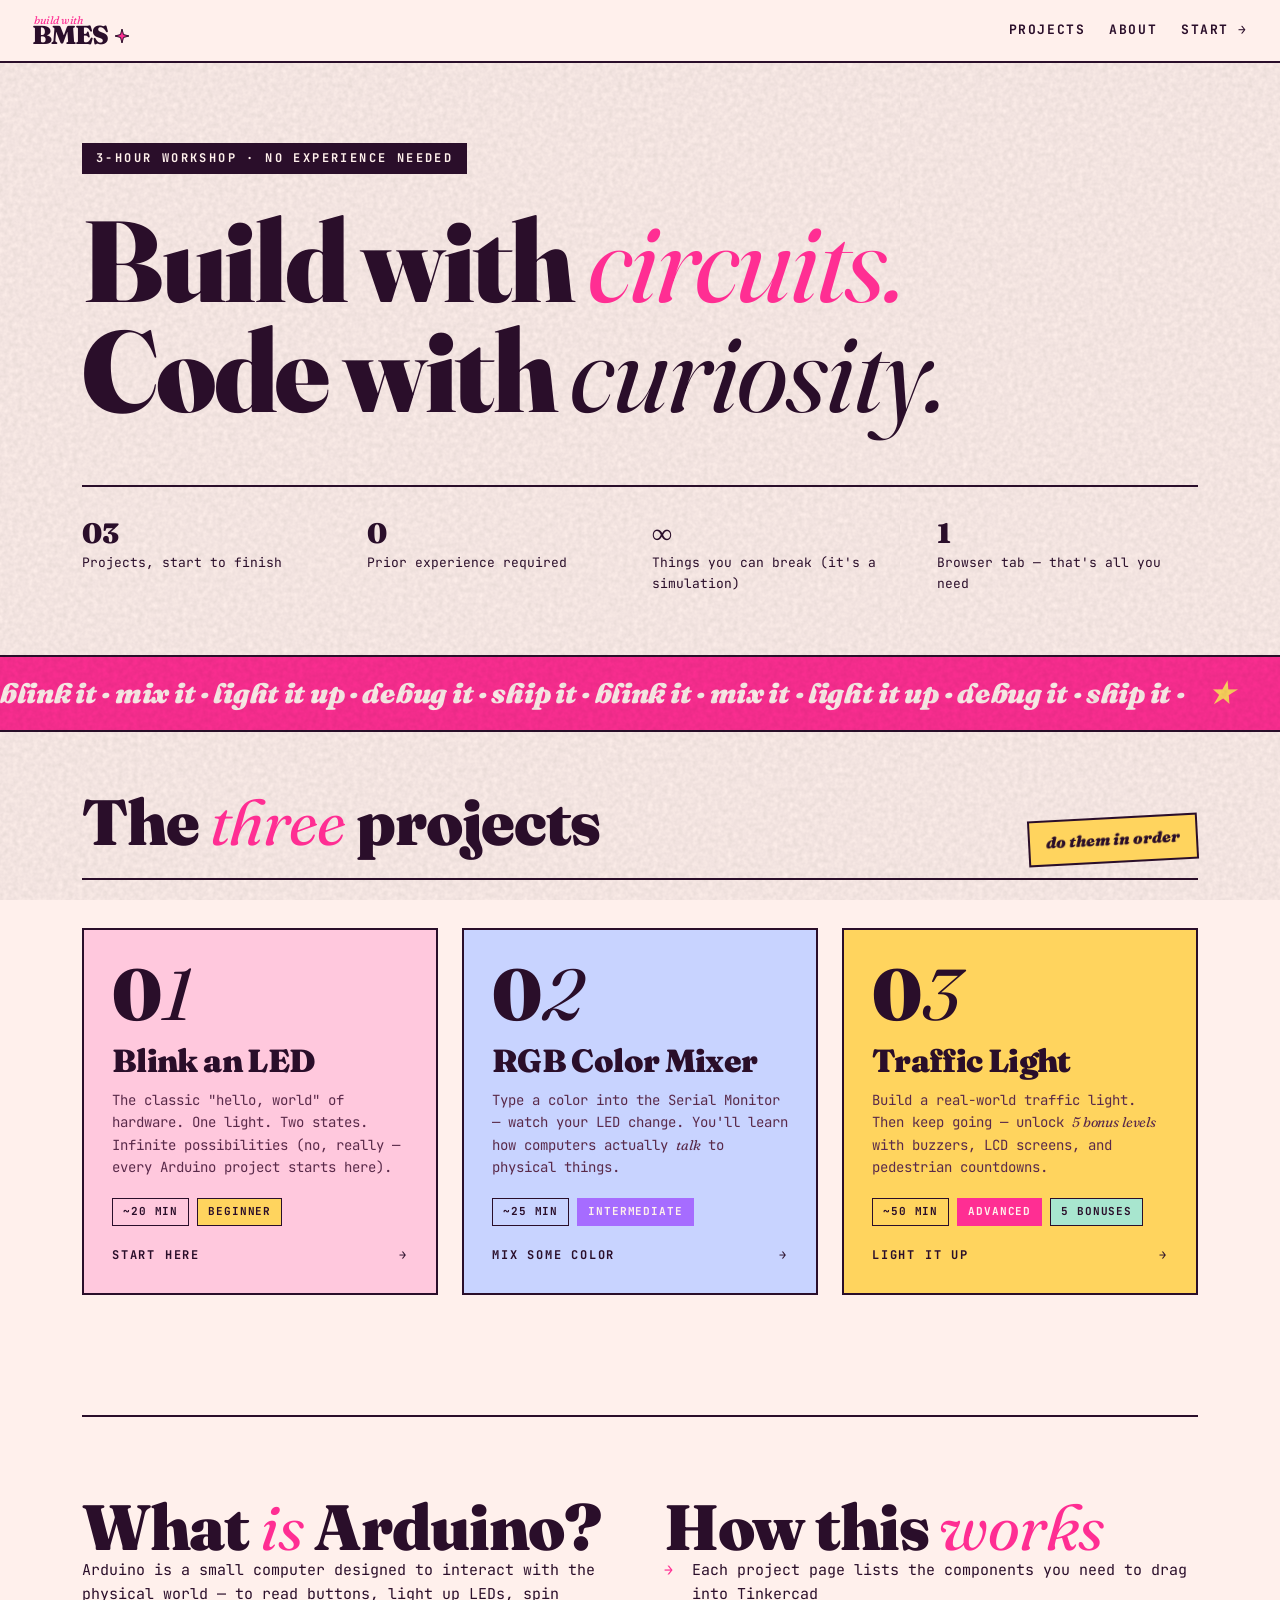
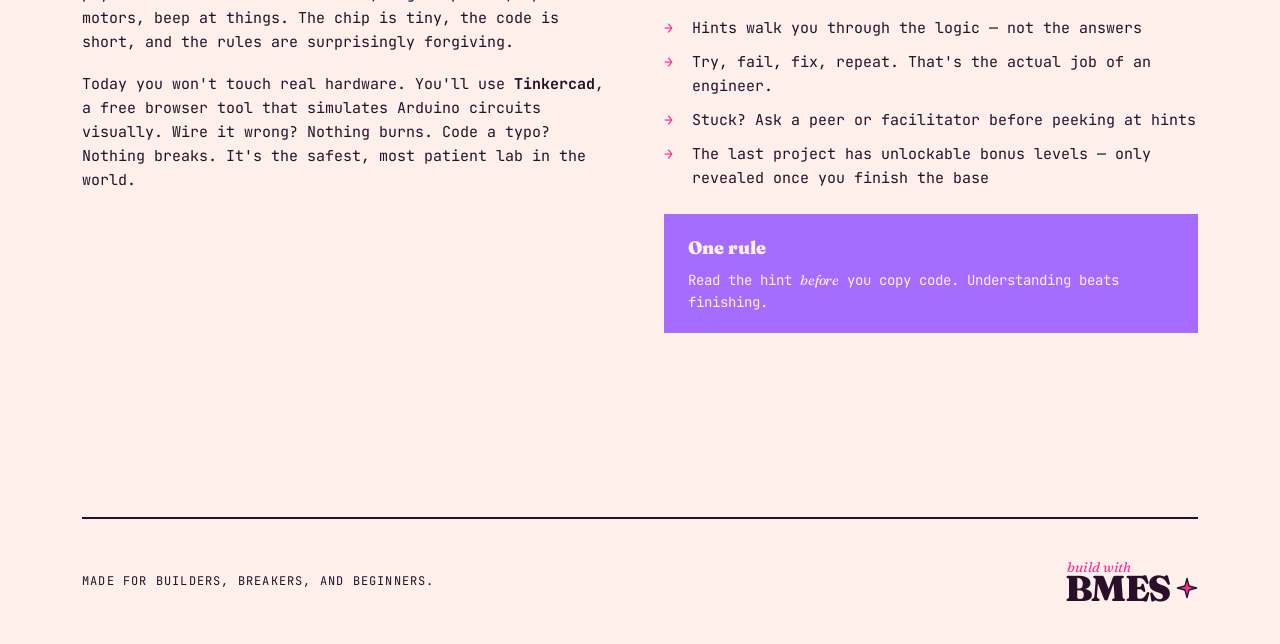
<file: index.html>
<!DOCTYPE html>
<html lang="en">
<head>
<meta charset="UTF-8">
<meta name="viewport" content="width=device-width, initial-scale=1.0">
<title>Build with BMES — Arduino Workshop</title>
<link rel="stylesheet" href="style.css">
</head>
<body>

<nav class="nav">
  <a href="index.html" class="brand">
    <span class="brand-mark">
      <span class="brand-kicker">build with</span>
      <span class="brand-word">BMES<svg class="sparkle" viewBox="0 0 24 24"><path d="M12 1.5 L14.2 9.8 L22.5 12 L14.2 14.2 L12 22.5 L9.8 14.2 L1.5 12 L9.8 9.8 Z"/></svg></span>
    </span>
  </a>
  <ul>
    <li><a href="#projects">Projects</a></li>
    <li><a href="#about">About</a></li>
    <li><a href="blink.html">Start →</a></li>
  </ul>
</nav>

<div class="wrap">
  <section class="hero">
    <div class="kicker">3-hour workshop · No experience needed</div>
    <h1>Build with <span class="accent">circuits.</span><br>Code with <em>curiosity.</em></h1>
    <div class="hero-meta">
      <div><strong>03</strong>Projects, start to finish</div>
      <div><strong>0</strong>Prior experience required</div>
      <div><strong>∞</strong>Things you can break (it's a simulation)</div>
      <div><strong>1</strong>Browser tab — that's all you need</div>
    </div>
  </section>
</div>

<div class="marquee">
  <span>blink it · mix it · light it up · debug it · ship it · blink it · mix it · light it up · debug it · ship it · </span>
</div>

<div class="wrap">
  <section class="projects" id="projects">
    <div class="projects-header">
      <h2>The <em>three</em> projects</h2>
      <span class="badge">do them in order</span>
    </div>

    <div class="card-grid">
      <a href="blink.html" class="proj-card v-coral">
        <div class="num">0<em>1</em></div>
        <h3>Blink an LED</h3>
        <p>The classic "hello, world" of hardware. One light. Two states. Infinite possibilities (no, really — every Arduino project starts here).</p>
        <div class="tag-row">
          <span class="tag">~20 min</span>
          <span class="tag amber">Beginner</span>
        </div>
        <div class="go"><span>Start here</span><span>→</span></div>
      </a>

      <a href="rgb-mixer.html" class="proj-card v-cobalt">
        <div class="num">0<em>2</em></div>
        <h3>RGB Color Mixer</h3>
        <p>Type a color into the Serial Monitor — watch your LED change. You'll learn how computers actually <em>talk</em> to physical things.</p>
        <div class="tag-row">
          <span class="tag">~25 min</span>
          <span class="tag cobalt">Intermediate</span>
        </div>
        <div class="go"><span>Mix some color</span><span>→</span></div>
      </a>

      <a href="traffic-light.html" class="proj-card v-amber">
        <div class="num">0<em>3</em></div>
        <h3>Traffic Light</h3>
        <p>Build a real-world traffic light. Then keep going — unlock <em>5 bonus levels</em> with buzzers, LCD screens, and pedestrian countdowns.</p>
        <div class="tag-row">
          <span class="tag">~50 min</span>
          <span class="tag coral">Advanced</span>
          <span class="tag mint">5 bonuses</span>
        </div>
        <div class="go"><span>Light it up</span><span>→</span></div>
      </a>
    </div>
  </section>

  <section class="intro-grid" id="about">
    <div class="col">
      <h2>What <em>is</em> Arduino?</h2>
      <p>Arduino is a small computer designed to interact with the physical world — to read buttons, light up LEDs, spin motors, beep at things. The chip is tiny, the code is short, and the rules are surprisingly forgiving.</p>
      <p>Today you won't touch real hardware. You'll use <strong>Tinkercad</strong>, a free browser tool that simulates Arduino circuits visually. Wire it wrong? Nothing burns. Code a typo? Nothing breaks. It's the safest, most patient lab in the world.</p>
    </div>
    <div class="col">
      <h2>How this <em>works</em></h2>
      <ul class="checklist">
        <li>Each project page lists the components you need to drag into Tinkercad</li>
        <li>Hints walk you through the logic — not the answers</li>
        <li>Try, fail, fix, repeat. That's the actual job of an engineer.</li>
        <li>Stuck? Ask a peer or facilitator before peeking at hints</li>
        <li>The last project has unlockable bonus levels — only revealed once you finish the base</li>
      </ul>
      <div class="callout">
        <strong>One rule</strong>
        Read the hint <em>before</em> you copy code. Understanding beats finishing.
      </div>
    </div>
  </section>

  <footer>
    <div>Made for builders, breakers, and beginners.</div>
    <div class="brand brand-large">
      <span class="brand-mark">
        <span class="brand-kicker">build with</span>
        <span class="brand-word">BMES<svg class="sparkle" viewBox="0 0 24 24"><path d="M12 1.5 L14.2 9.8 L22.5 12 L14.2 14.2 L12 22.5 L9.8 14.2 L1.5 12 L9.8 9.8 Z"/></svg></span>
      </span>
    </div>
  </footer>
</div>

</body>
</html>
</file>
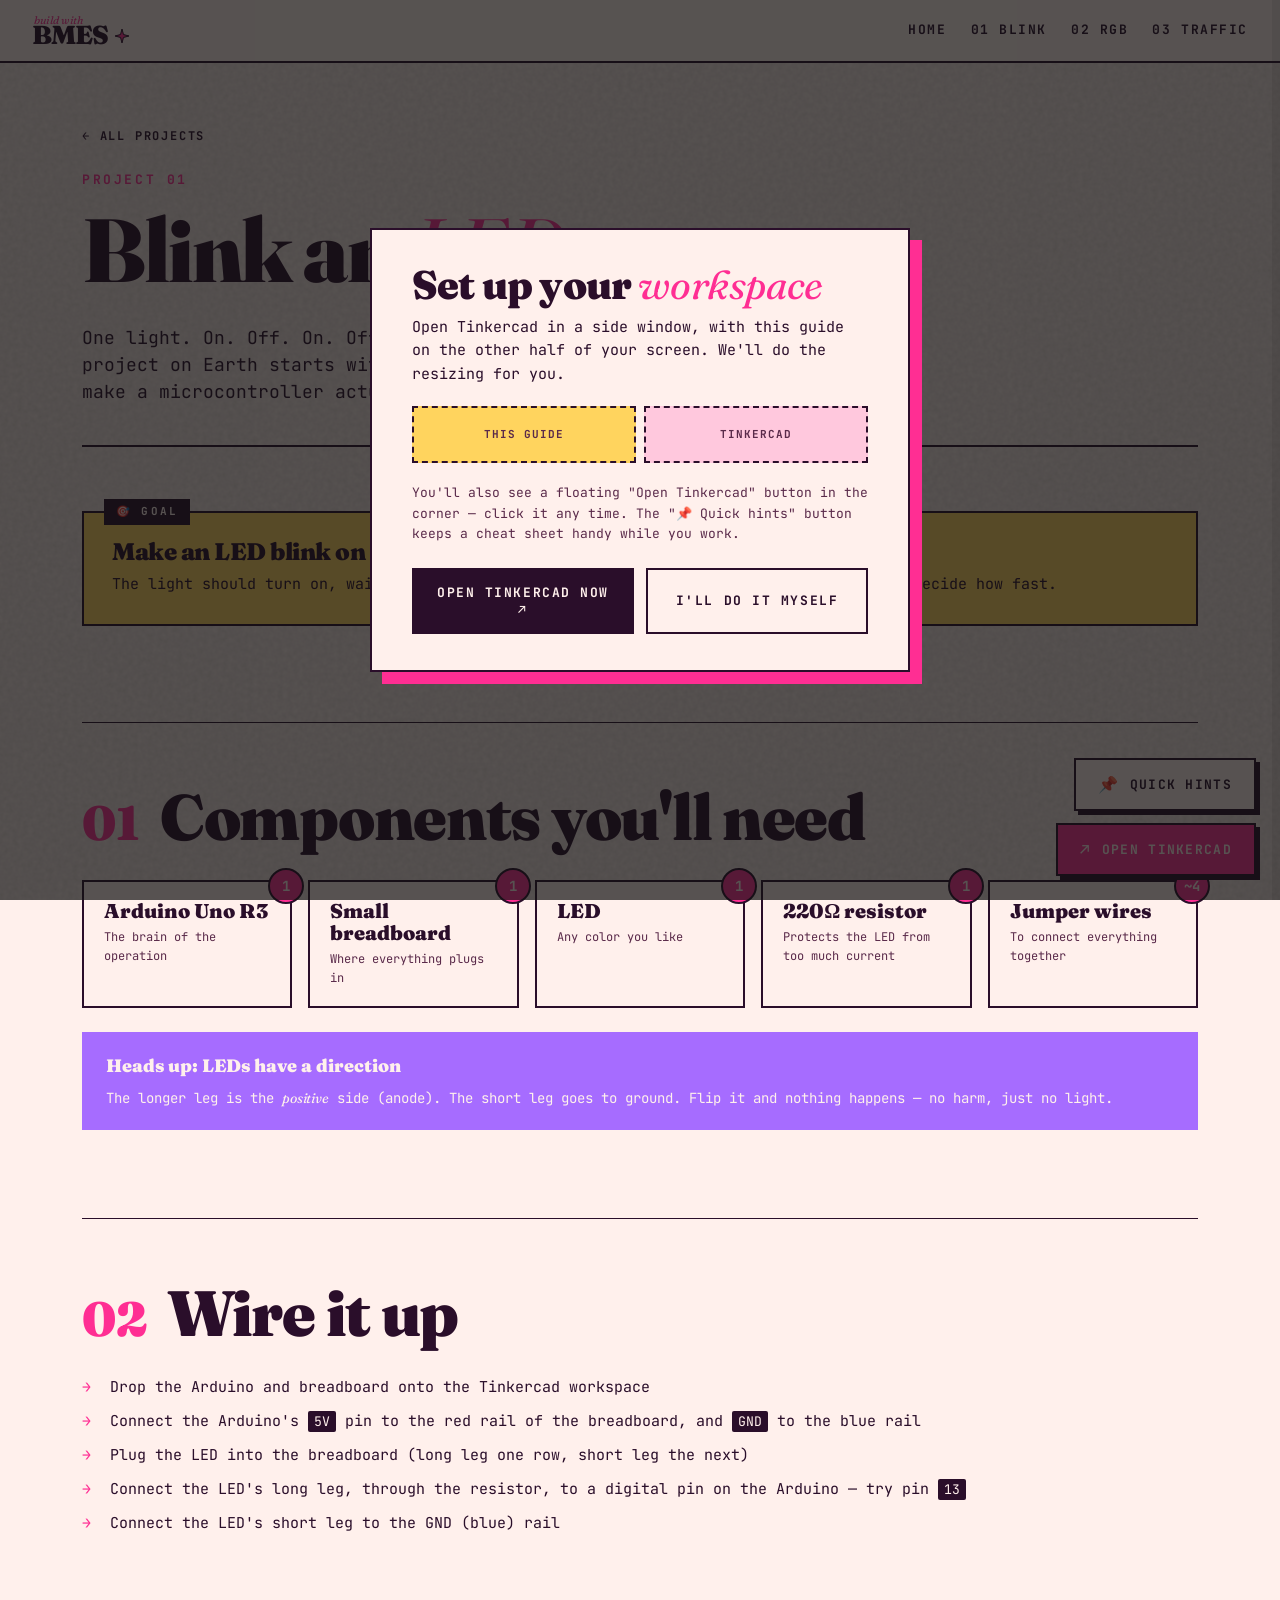
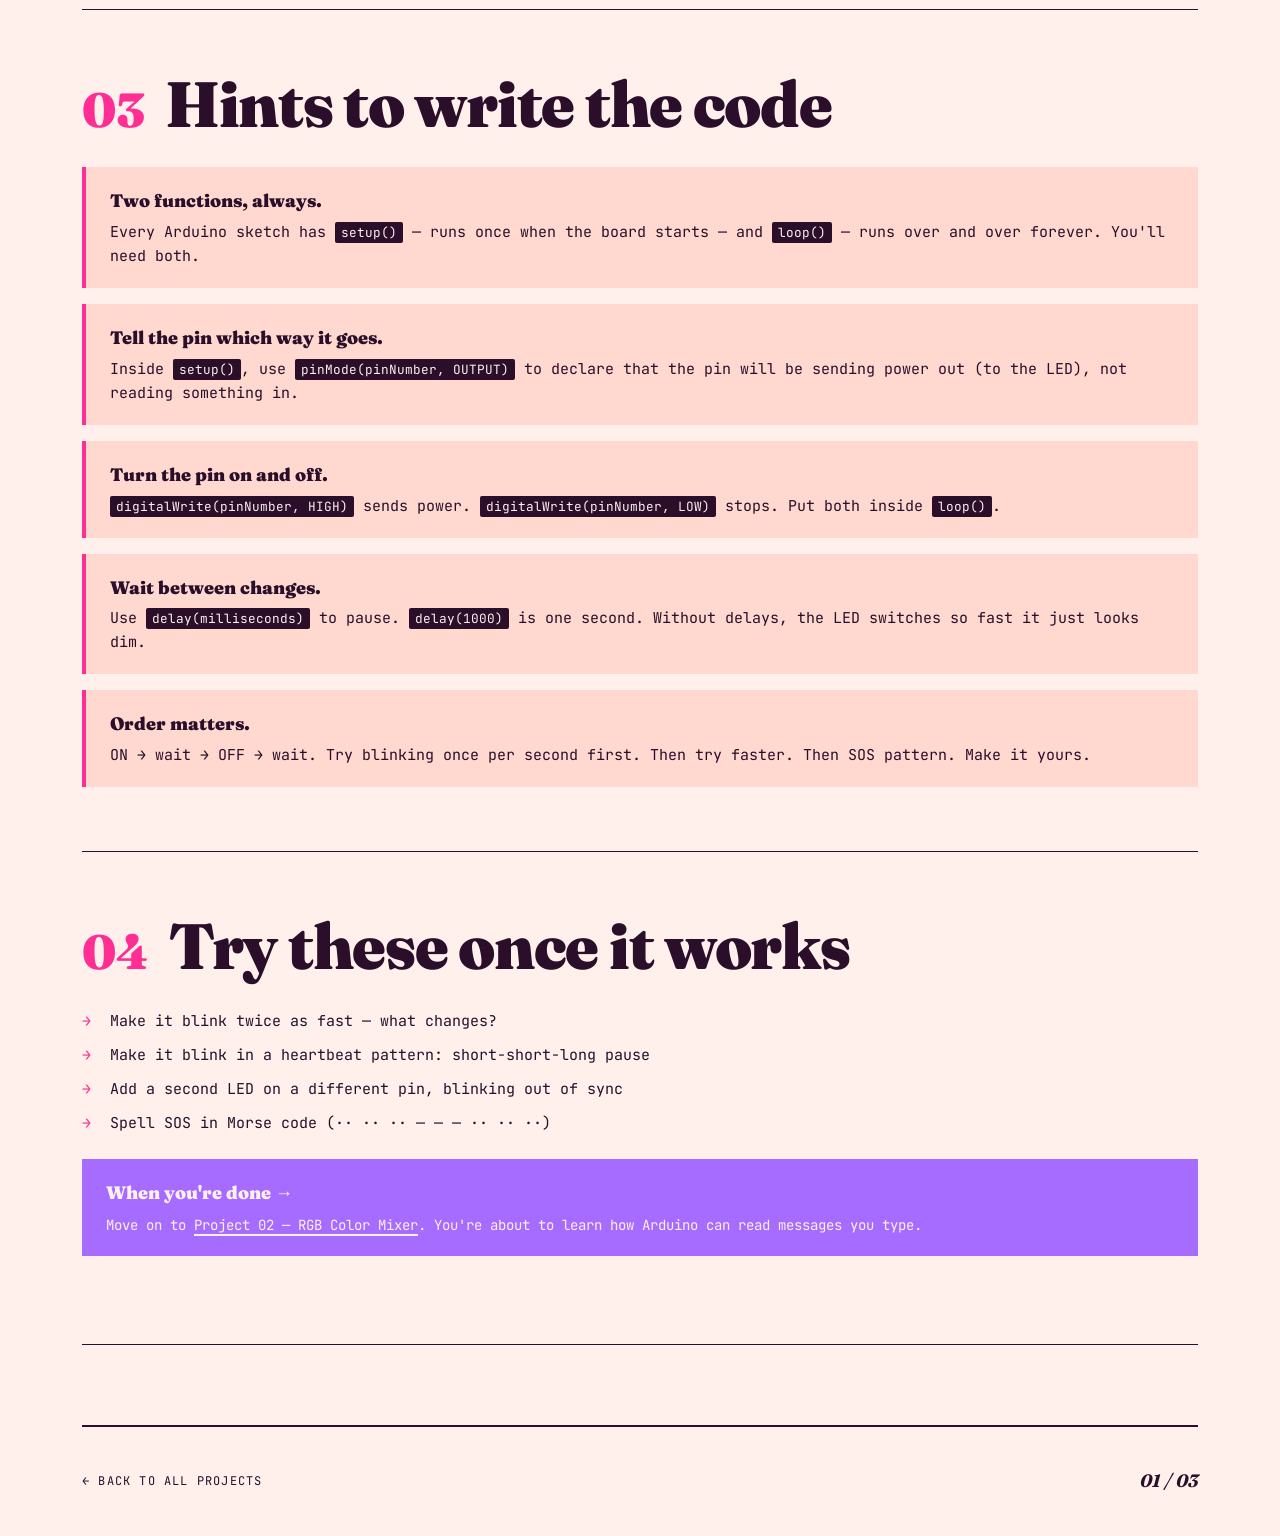
<file: blink.html>
<!DOCTYPE html>
<html lang="en">
<head>
<meta charset="UTF-8">
<meta name="viewport" content="width=device-width, initial-scale=1.0">
<title>01 — Blink an LED · Build with BMES</title>
<link rel="stylesheet" href="style.css">
</head>
<body>

<nav class="nav">
  <a href="index.html" class="brand">
    <span class="brand-mark">
      <span class="brand-kicker">build with</span>
      <span class="brand-word">BMES<svg class="sparkle" viewBox="0 0 24 24"><path d="M12 1.5 L14.2 9.8 L22.5 12 L14.2 14.2 L12 22.5 L9.8 14.2 L1.5 12 L9.8 9.8 Z"/></svg></span>
    </span>
  </a>
  <ul>
    <li><a href="index.html">Home</a></li>
    <li><a href="blink.html">01 Blink</a></li>
    <li><a href="rgb-mixer.html">02 RGB</a></li>
    <li><a href="traffic-light.html">03 Traffic</a></li>
  </ul>
</nav>

<div class="wrap">
  <section class="proj-hero">
    <a href="index.html" class="back">← All projects</a>
    <div class="label">Project 01</div>
    <h1>Blink an <em>LED.</em></h1>
    <p class="lede">One light. On. Off. On. Off. It sounds boring — but every Arduino project on Earth starts with this. By the end you'll know how to make a microcontroller actually <em>do something</em> in the real world.</p>
  </section>

  <section class="block">
    <div class="goal">
      <h3>Make an LED blink on and off</h3>
      <p>The light should turn on, wait a moment, turn off, wait again, and repeat — forever. You decide how fast.</p>
    </div>
  </section>

  <section class="block">
    <div class="block-head"><span class="step">01</span><h2>Components you'll need</h2></div>
    <div class="components">
      <div class="component"><span class="qty">1</span><div class="name">Arduino Uno R3</div><div class="note">The brain of the operation</div></div>
      <div class="component"><span class="qty">1</span><div class="name">Small breadboard</div><div class="note">Where everything plugs in</div></div>
      <div class="component"><span class="qty">1</span><div class="name">LED</div><div class="note">Any color you like</div></div>
      <div class="component"><span class="qty">1</span><div class="name">220Ω resistor</div><div class="note">Protects the LED from too much current</div></div>
      <div class="component"><span class="qty">~4</span><div class="name">Jumper wires</div><div class="note">To connect everything together</div></div>
    </div>
    <div class="callout">
      <strong>Heads up: LEDs have a direction</strong>
      The longer leg is the <em>positive</em> side (anode). The short leg goes to ground. Flip it and nothing happens — no harm, just no light.
    </div>
  </section>

  <section class="block">
    <div class="block-head"><span class="step">02</span><h2>Wire it up</h2></div>
    <ul class="checklist">
      <li>Drop the Arduino and breadboard onto the Tinkercad workspace</li>
      <li>Connect the Arduino's <code>5V</code> pin to the red rail of the breadboard, and <code>GND</code> to the blue rail</li>
      <li>Plug the LED into the breadboard (long leg one row, short leg the next)</li>
      <li>Connect the LED's long leg, through the resistor, to a digital pin on the Arduino — try pin <code>13</code></li>
      <li>Connect the LED's short leg to the GND (blue) rail</li>
    </ul>
  </section>

  <section class="block">
    <div class="block-head"><span class="step">03</span><h2>Hints to write the code</h2></div>
    <div class="hints">
      <div class="hint">
        <strong>Two functions, always.</strong>
        Every Arduino sketch has <code>setup()</code> — runs once when the board starts — and <code>loop()</code> — runs over and over forever. You'll need both.
      </div>
      <div class="hint">
        <strong>Tell the pin which way it goes.</strong>
        Inside <code>setup()</code>, use <code>pinMode(pinNumber, OUTPUT)</code> to declare that the pin will be sending power out (to the LED), not reading something in.
      </div>
      <div class="hint">
        <strong>Turn the pin on and off.</strong>
        <code>digitalWrite(pinNumber, HIGH)</code> sends power. <code>digitalWrite(pinNumber, LOW)</code> stops. Put both inside <code>loop()</code>.
      </div>
      <div class="hint">
        <strong>Wait between changes.</strong>
        Use <code>delay(milliseconds)</code> to pause. <code>delay(1000)</code> is one second. Without delays, the LED switches so fast it just looks dim.
      </div>
      <div class="hint">
        <strong>Order matters.</strong>
        ON → wait → OFF → wait. Try blinking once per second first. Then try faster. Then SOS pattern. Make it yours.
      </div>
    </div>
  </section>

  <section class="block">
    <div class="block-head"><span class="step">04</span><h2>Try these once it works</h2></div>
    <ul class="checklist">
      <li>Make it blink twice as fast — what changes?</li>
      <li>Make it blink in a heartbeat pattern: short-short-long pause</li>
      <li>Add a second LED on a different pin, blinking out of sync</li>
      <li>Spell SOS in Morse code (·· ·· ·· — — — ·· ·· ··)</li>
    </ul>
    <div class="callout">
      <strong>When you're done →</strong>
      Move on to <a href="rgb-mixer.html" style="color: var(--cream);">Project 02 — RGB Color Mixer</a>. You're about to learn how Arduino can read messages you type.
    </div>
  </section>

  <footer>
    <div>← <a href="index.html" style="color: var(--ink); border: none;">Back to all projects</a></div>
    <div class="sig">01 / 03</div>
  </footer>
</div>

<!-- ============== FLOATING BUTTONS ============== -->
<div class="fab-stack">
  <button class="fab secondary" onclick="toggleDrawer()"><span class="icon">📌</span><span class="label-full">Quick hints</span></button>
  <button class="fab primary" onclick="openTinkercad()"><span class="icon">↗</span><span class="label-full">Open Tinkercad</span></button>
</div>

<!-- ============== HINT DRAWER ============== -->
<div class="drawer-backdrop" id="drawer-backdrop" onclick="toggleDrawer(false)"></div>
<aside class="drawer" id="hint-drawer">
  <div class="drawer-head">
    <h3>Quick <em>reference</em></h3>
    <button class="drawer-close" onclick="toggleDrawer(false)">✕</button>
  </div>
  <div class="drawer-body">
    <h4>Components <em>checklist</em></h4>
    <ul class="drawer-comp-list">
      <li><span>Arduino Uno R3</span><span class="qn">×1</span></li>
      <li><span>Breadboard (small)</span><span class="qn">×1</span></li>
      <li><span>LED (any color)</span><span class="qn">×1</span></li>
      <li><span>220Ω resistor</span><span class="qn">×1</span></li>
      <li><span>Jumper wires</span><span class="qn">×4</span></li>
    </ul>

    <h4>Code <em>cheat sheet</em></h4>
    <div class="drawer-tip"><strong>setup() vs loop()</strong>setup() runs once. loop() runs forever. Both are required.</div>
    <div class="drawer-tip"><strong>Declare an output</strong><code>pinMode(13, OUTPUT);</code> goes in setup().</div>
    <div class="drawer-tip"><strong>Turn on / off</strong><code>digitalWrite(13, HIGH)</code> = on. <code>digitalWrite(13, LOW)</code> = off.</div>
    <div class="drawer-tip"><strong>Wait</strong><code>delay(1000)</code> pauses for 1 second (1000 ms).</div>

    <h4>Stuck? <em>try this</em></h4>
    <div class="drawer-tip"><strong>LED won't light</strong>Check the long leg goes toward the resistor → digital pin. Short leg → GND. Flip it if it's silent.</div>
    <div class="drawer-tip"><strong>Sim won't run</strong>Hit "Start Simulation" in Tinkercad's top right. The button changes color when it's running.</div>

    <div class="drawer-cta">
      <strong>Working in Tinkercad?</strong><br>
      Pop it open in a side window so you can keep these hints visible.
      <button onclick="openTinkercad()">Open Tinkercad ↗</button>
    </div>
  </div>
</aside>

<!-- ============== FIRST-VISIT SETUP MODAL ============== -->
<div class="modal-backdrop" id="setup-modal">
  <div class="modal">
    <h2>Set up your <em>workspace</em></h2>
    <p>Open Tinkercad in a side window, with this guide on the other half of your screen. We'll do the resizing for you.</p>
    <div class="layout-art">
      <div class="pane gd">THIS GUIDE</div>
      <div class="pane tk">TINKERCAD</div>
    </div>
    <p style="font-size: 13px; color: var(--ink-soft);">You'll also see a floating "Open Tinkercad" button in the corner — click it any time. The "📌 Quick hints" button keeps a cheat sheet handy while you work.</p>
    <div class="modal-buttons">
      <button class="go" onclick="dismissSetupModal(true)">Open Tinkercad now ↗</button>
      <button class="skip" onclick="dismissSetupModal(false)">I'll do it myself</button>
    </div>
  </div>
</div>

<script src="script.js"></script>
</body>
</html>
</file>
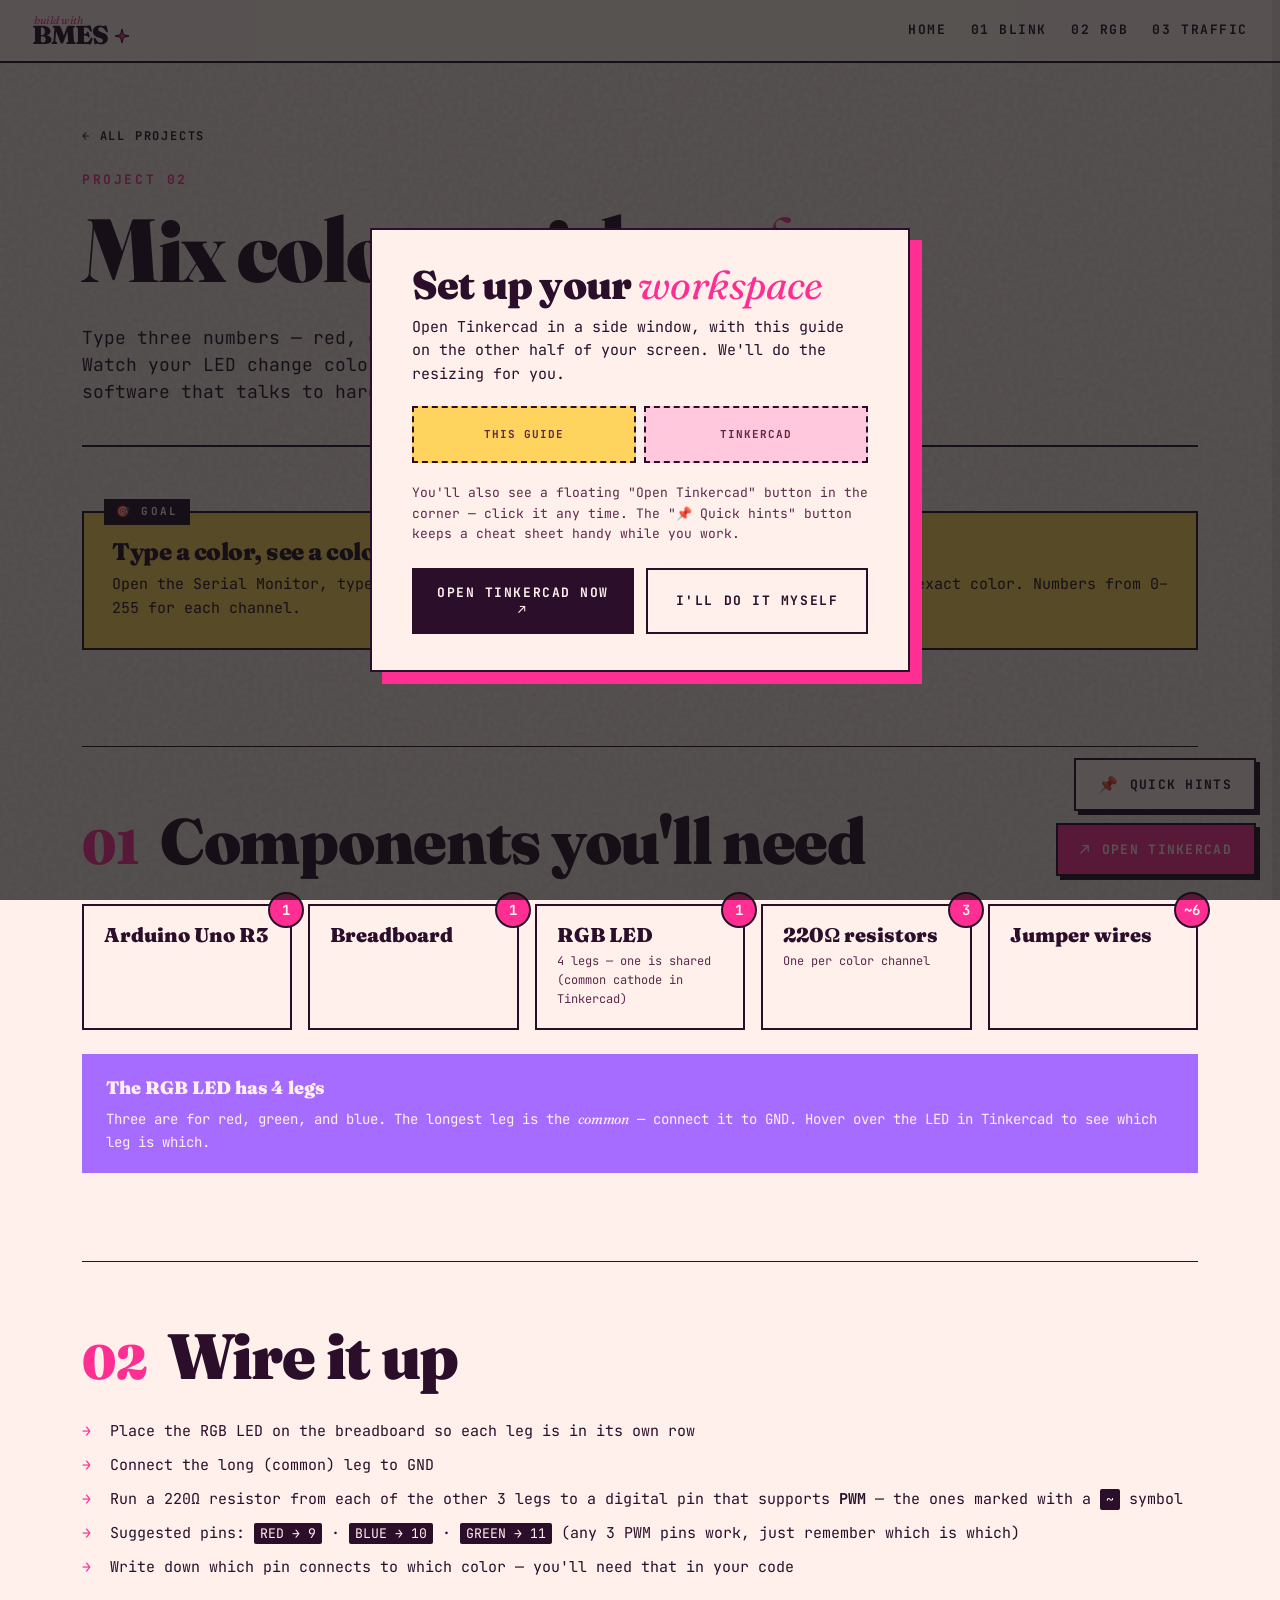
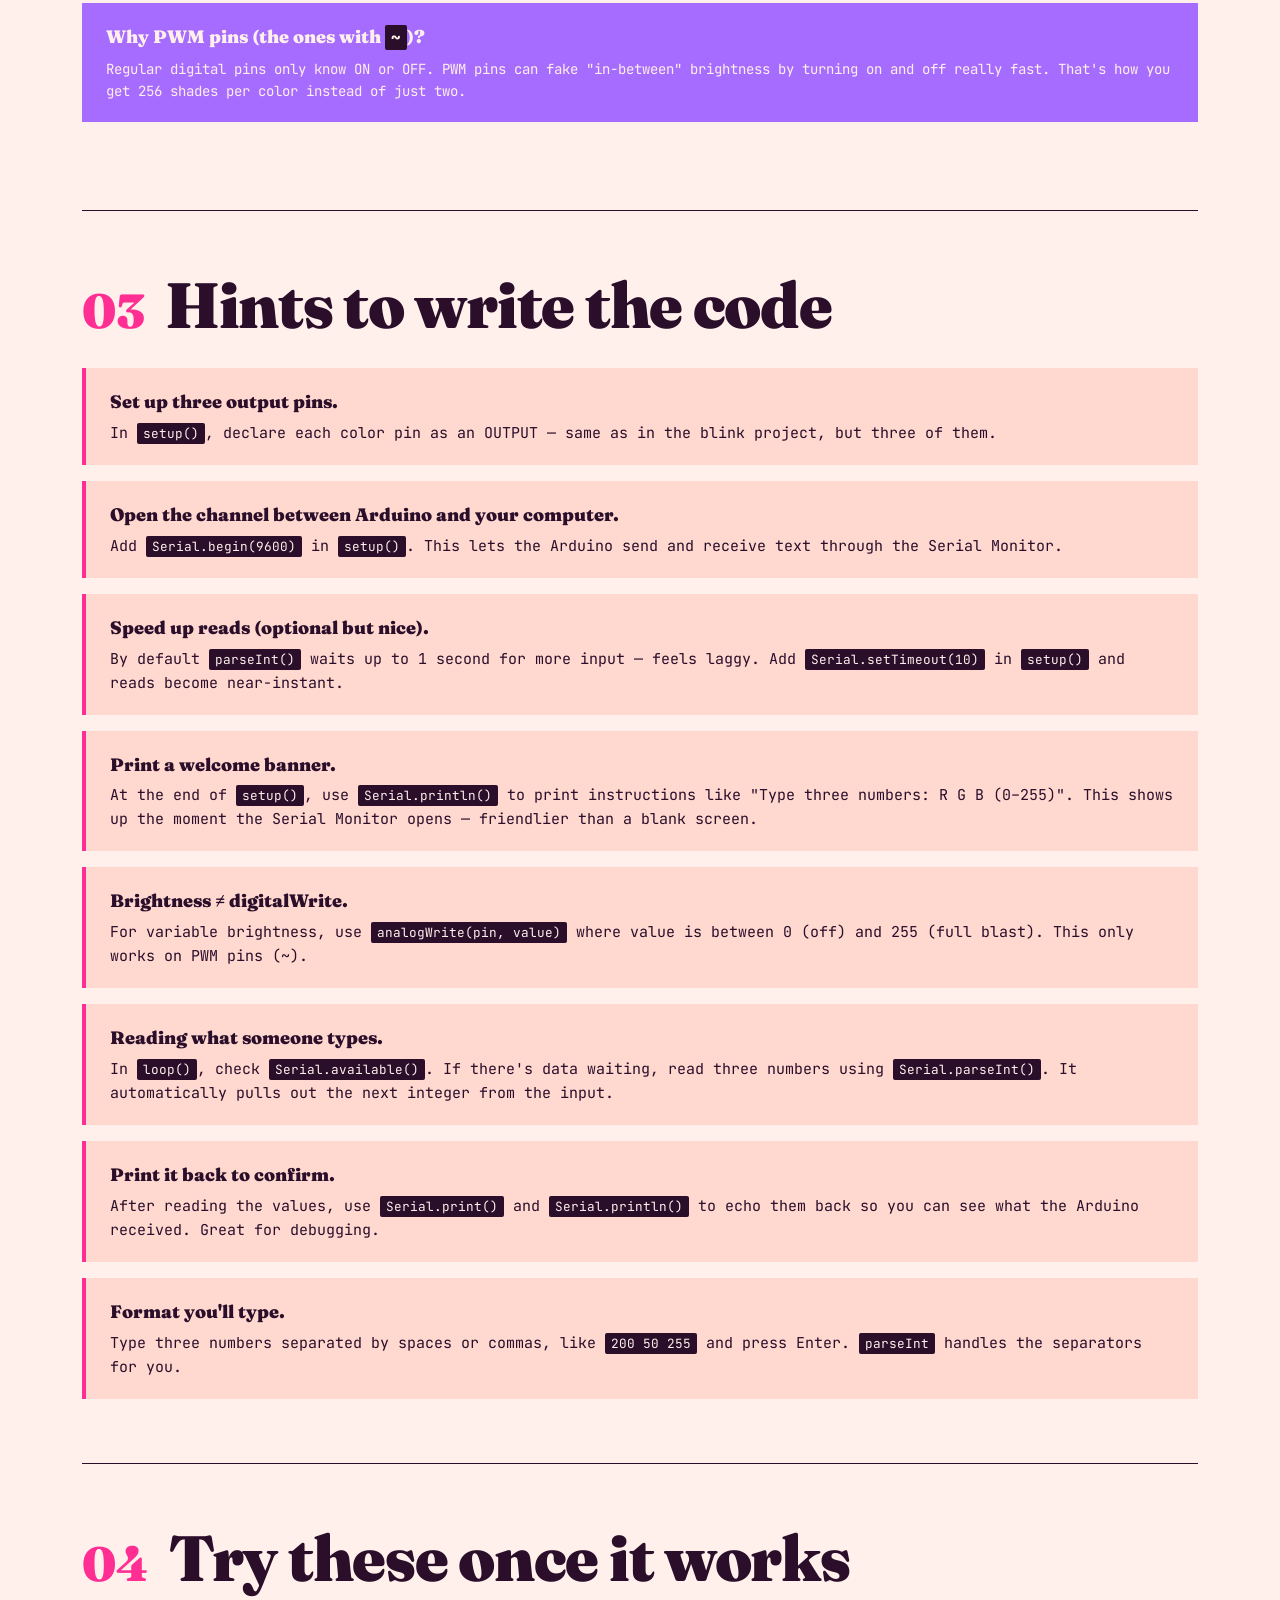
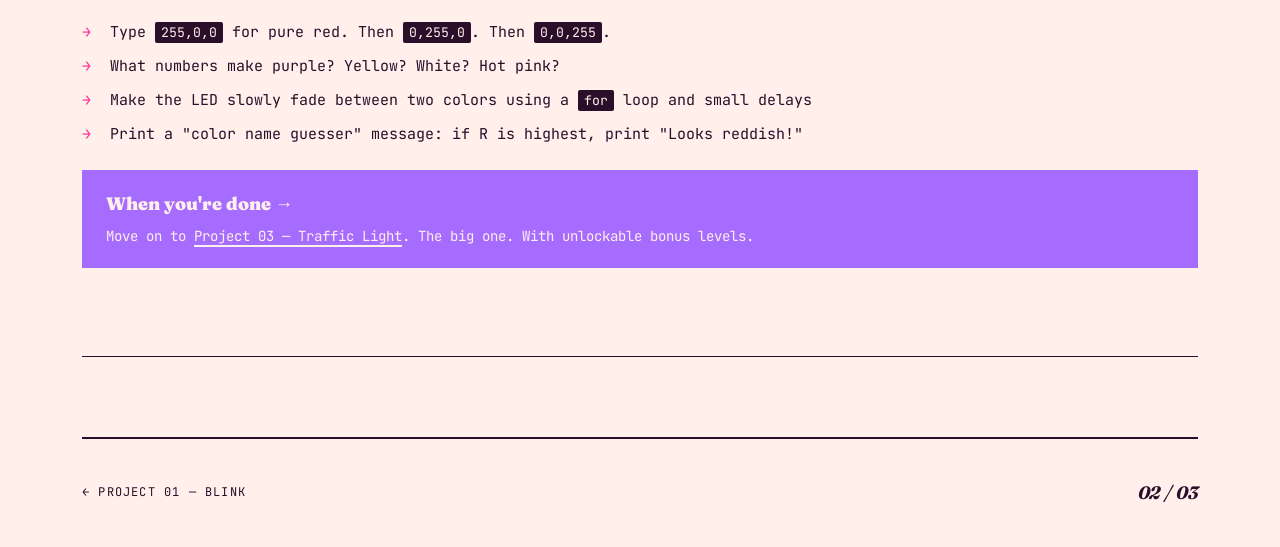
<file: rgb-mixer.html>
<!DOCTYPE html>
<html lang="en">
<head>
<meta charset="UTF-8">
<meta name="viewport" content="width=device-width, initial-scale=1.0">
<title>02 — RGB Color Mixer · Build with BMES</title>
<link rel="stylesheet" href="style.css">
</head>
<body>

<nav class="nav">
  <a href="index.html" class="brand">
    <span class="brand-mark">
      <span class="brand-kicker">build with</span>
      <span class="brand-word">BMES<svg class="sparkle" viewBox="0 0 24 24"><path d="M12 1.5 L14.2 9.8 L22.5 12 L14.2 14.2 L12 22.5 L9.8 14.2 L1.5 12 L9.8 9.8 Z"/></svg></span>
    </span>
  </a>
  <ul>
    <li><a href="index.html">Home</a></li>
    <li><a href="blink.html">01 Blink</a></li>
    <li><a href="rgb-mixer.html">02 RGB</a></li>
    <li><a href="traffic-light.html">03 Traffic</a></li>
  </ul>
</nav>

<div class="wrap">
  <section class="proj-hero">
    <a href="index.html" class="back">← All projects</a>
    <div class="label">Project 02</div>
    <h1>Mix colors with <em>code.</em></h1>
    <p class="lede">Type three numbers — red, green, blue — into the Serial Monitor. Watch your LED change color in real time. You're now writing software that talks to hardware. That's the whole job.</p>
  </section>

  <section class="block">
    <div class="goal">
      <h3>Type a color, see a color</h3>
      <p>Open the Serial Monitor, type something like <code>255,0,128</code>, and the RGB LED should glow that exact color. Numbers from 0–255 for each channel.</p>
    </div>
  </section>

  <section class="block">
    <div class="block-head"><span class="step">01</span><h2>Components you'll need</h2></div>
    <div class="components">
      <div class="component"><span class="qty">1</span><div class="name">Arduino Uno R3</div></div>
      <div class="component"><span class="qty">1</span><div class="name">Breadboard</div></div>
      <div class="component"><span class="qty">1</span><div class="name">RGB LED</div><div class="note">4 legs — one is shared (common cathode in Tinkercad)</div></div>
      <div class="component"><span class="qty">3</span><div class="name">220Ω resistors</div><div class="note">One per color channel</div></div>
      <div class="component"><span class="qty">~6</span><div class="name">Jumper wires</div></div>
    </div>
    <div class="callout">
      <strong>The RGB LED has 4 legs</strong>
      Three are for red, green, and blue. The longest leg is the <em>common</em> — connect it to GND. Hover over the LED in Tinkercad to see which leg is which.
    </div>
  </section>

  <section class="block">
    <div class="block-head"><span class="step">02</span><h2>Wire it up</h2></div>
    <ul class="checklist">
      <li>Place the RGB LED on the breadboard so each leg is in its own row</li>
      <li>Connect the long (common) leg to GND</li>
      <li>Run a 220Ω resistor from each of the other 3 legs to a digital pin that supports <strong>PWM</strong> — the ones marked with a <code>~</code> symbol</li>
      <li>Suggested pins: <code>RED → 9</code> · <code>BLUE → 10</code> · <code>GREEN → 11</code> (any 3 PWM pins work, just remember which is which)</li>
      <li>Write down which pin connects to which color — you'll need that in your code</li>
    </ul>
    <div class="callout">
      <strong>Why PWM pins (the ones with <code>~</code>)?</strong>
      Regular digital pins only know ON or OFF. PWM pins can fake "in-between" brightness by turning on and off really fast. That's how you get 256 shades per color instead of just two.
    </div>
  </section>

  <section class="block">
    <div class="block-head"><span class="step">03</span><h2>Hints to write the code</h2></div>
    <div class="hints">
      <div class="hint">
        <strong>Set up three output pins.</strong>
        In <code>setup()</code>, declare each color pin as an OUTPUT — same as in the blink project, but three of them.
      </div>
      <div class="hint">
        <strong>Open the channel between Arduino and your computer.</strong>
        Add <code>Serial.begin(9600)</code> in <code>setup()</code>. This lets the Arduino send and receive text through the Serial Monitor.
      </div>
      <div class="hint">
        <strong>Speed up reads (optional but nice).</strong>
        By default <code>parseInt()</code> waits up to 1 second for more input — feels laggy. Add <code>Serial.setTimeout(10)</code> in <code>setup()</code> and reads become near-instant.
      </div>
      <div class="hint">
        <strong>Print a welcome banner.</strong>
        At the end of <code>setup()</code>, use <code>Serial.println()</code> to print instructions like "Type three numbers: R G B (0–255)". This shows up the moment the Serial Monitor opens — friendlier than a blank screen.
      </div>
      <div class="hint">
        <strong>Brightness ≠ digitalWrite.</strong>
        For variable brightness, use <code>analogWrite(pin, value)</code> where value is between 0 (off) and 255 (full blast). This only works on PWM pins (~).
      </div>
      <div class="hint">
        <strong>Reading what someone types.</strong>
        In <code>loop()</code>, check <code>Serial.available()</code>. If there's data waiting, read three numbers using <code>Serial.parseInt()</code>. It automatically pulls out the next integer from the input.
      </div>
      <div class="hint">
        <strong>Print it back to confirm.</strong>
        After reading the values, use <code>Serial.print()</code> and <code>Serial.println()</code> to echo them back so you can see what the Arduino received. Great for debugging.
      </div>
      <div class="hint">
        <strong>Format you'll type.</strong>
        Type three numbers separated by spaces or commas, like <code>200 50 255</code> and press Enter. <code>parseInt</code> handles the separators for you.
      </div>
    </div>
  </section>

  <section class="block">
    <div class="block-head"><span class="step">04</span><h2>Try these once it works</h2></div>
    <ul class="checklist">
      <li>Type <code>255,0,0</code> for pure red. Then <code>0,255,0</code>. Then <code>0,0,255</code>.</li>
      <li>What numbers make purple? Yellow? White? Hot pink?</li>
      <li>Make the LED slowly fade between two colors using a <code>for</code> loop and small delays</li>
      <li>Print a "color name guesser" message: if R is highest, print "Looks reddish!"</li>
    </ul>
    <div class="callout">
      <strong>When you're done →</strong>
      Move on to <a href="traffic-light.html" style="color: var(--cream);">Project 03 — Traffic Light</a>. The big one. With unlockable bonus levels.
    </div>
  </section>

  <footer>
    <div>← <a href="blink.html" style="color: var(--ink); border: none;">Project 01 — Blink</a></div>
    <div class="sig">02 / 03</div>
  </footer>
</div>

<!-- ============== FLOATING BUTTONS ============== -->
<div class="fab-stack">
  <button class="fab secondary" onclick="toggleDrawer()"><span class="icon">📌</span><span class="label-full">Quick hints</span></button>
  <button class="fab primary" onclick="openTinkercad()"><span class="icon">↗</span><span class="label-full">Open Tinkercad</span></button>
</div>

<!-- ============== HINT DRAWER ============== -->
<div class="drawer-backdrop" id="drawer-backdrop" onclick="toggleDrawer(false)"></div>
<aside class="drawer" id="hint-drawer">
  <div class="drawer-head">
    <h3>Quick <em>reference</em></h3>
    <button class="drawer-close" onclick="toggleDrawer(false)">✕</button>
  </div>
  <div class="drawer-body">
    <h4>Components <em>checklist</em></h4>
    <ul class="drawer-comp-list">
      <li><span>Arduino Uno R3</span><span class="qn">×1</span></li>
      <li><span>Breadboard</span><span class="qn">×1</span></li>
      <li><span>RGB LED (4-leg)</span><span class="qn">×1</span></li>
      <li><span>220Ω resistor</span><span class="qn">×3</span></li>
      <li><span>Jumper wires</span><span class="qn">×6</span></li>
    </ul>

    <h4>PWM <em>pins only</em></h4>
    <div class="drawer-tip"><strong>Use pins with <code>~</code></strong>Pins 3, 5, 6, 9, 10, 11 support analogWrite. Others won't fade — they'll only do full on/off.</div>

    <h4>Code <em>cheat sheet</em></h4>
    <div class="drawer-tip"><strong>Brightness, not just on/off</strong><code>analogWrite(pin, value)</code> — value is 0–255.</div>
    <div class="drawer-tip"><strong>Open the Serial channel</strong><code>Serial.begin(9600)</code> in setup(). Then click "Serial Monitor" inside the Tinkercad code editor.</div>
    <div class="drawer-tip"><strong>Snappy reads</strong><code>Serial.setTimeout(10)</code> in setup() makes <code>parseInt()</code> respond instantly instead of waiting up to 1s.</div>
    <div class="drawer-tip"><strong>Wait for input</strong><code>if (Serial.available()) { … }</code> only runs when there's something to read.</div>
    <div class="drawer-tip"><strong>Read three numbers</strong><code>int r = Serial.parseInt();</code><br>It auto-skips commas, spaces, and newlines.</div>
    <div class="drawer-tip"><strong>Echo it back</strong><code>Serial.print("R = ");</code> + <code>Serial.println(r);</code>. Confirms what was received.</div>

    <h4>Try <em>typing</em></h4>
    <ul class="drawer-comp-list" style="font-size: 13px;">
      <li><span><code>255,0,0</code></span><span style="color: #FF4D2E;">red</span></li>
      <li><span><code>0,255,0</code></span><span style="color: #2a8;">green</span></li>
      <li><span><code>0,0,255</code></span><span style="color: #1E43D9;">blue</span></li>
      <li><span><code>255,0,255</code></span><span>magenta</span></li>
      <li><span><code>255,180,0</code></span><span>amber</span></li>
    </ul>

    <h4>Stuck? <em>try this</em></h4>
    <div class="drawer-tip"><strong>Nothing happens when I type</strong>Did you remember <code>Serial.begin(9600)</code>? And is the Serial Monitor open?</div>
    <div class="drawer-tip"><strong>Color is wrong</strong>Mix-up between which pin = which color. Set just one channel high and rename the wires.</div>

    <div class="drawer-cta">
      <strong>Working in Tinkercad?</strong><br>
      Side-by-side beats tab-switching every time.
      <button onclick="openTinkercad()">Open Tinkercad ↗</button>
    </div>
  </div>
</aside>

<!-- ============== FIRST-VISIT SETUP MODAL ============== -->
<div class="modal-backdrop" id="setup-modal">
  <div class="modal">
    <h2>Set up your <em>workspace</em></h2>
    <p>Open Tinkercad in a side window, with this guide on the other half of your screen. We'll do the resizing for you.</p>
    <div class="layout-art">
      <div class="pane gd">THIS GUIDE</div>
      <div class="pane tk">TINKERCAD</div>
    </div>
    <p style="font-size: 13px; color: var(--ink-soft);">You'll also see a floating "Open Tinkercad" button in the corner — click it any time. The "📌 Quick hints" button keeps a cheat sheet handy while you work.</p>
    <div class="modal-buttons">
      <button class="go" onclick="dismissSetupModal(true)">Open Tinkercad now ↗</button>
      <button class="skip" onclick="dismissSetupModal(false)">I'll do it myself</button>
    </div>
  </div>
</div>

<script src="script.js"></script>
</body>
</html>
</file>
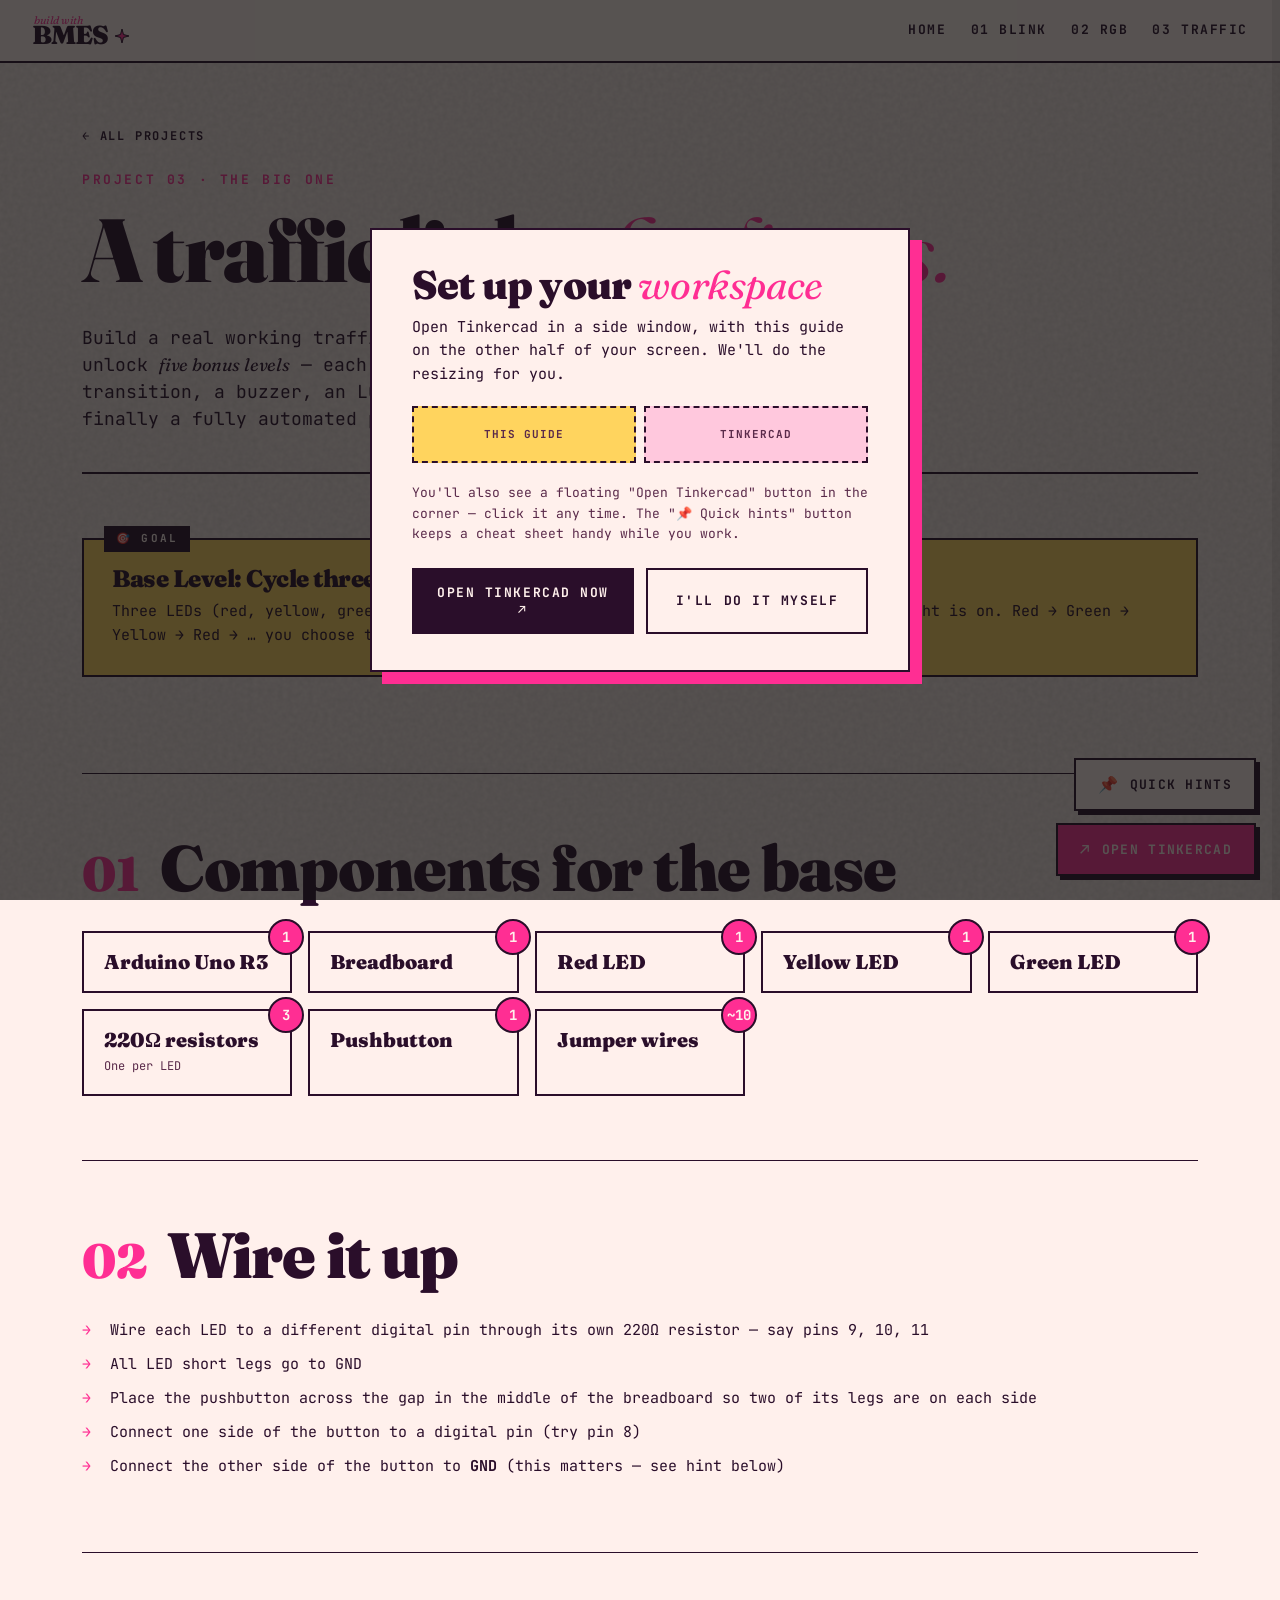
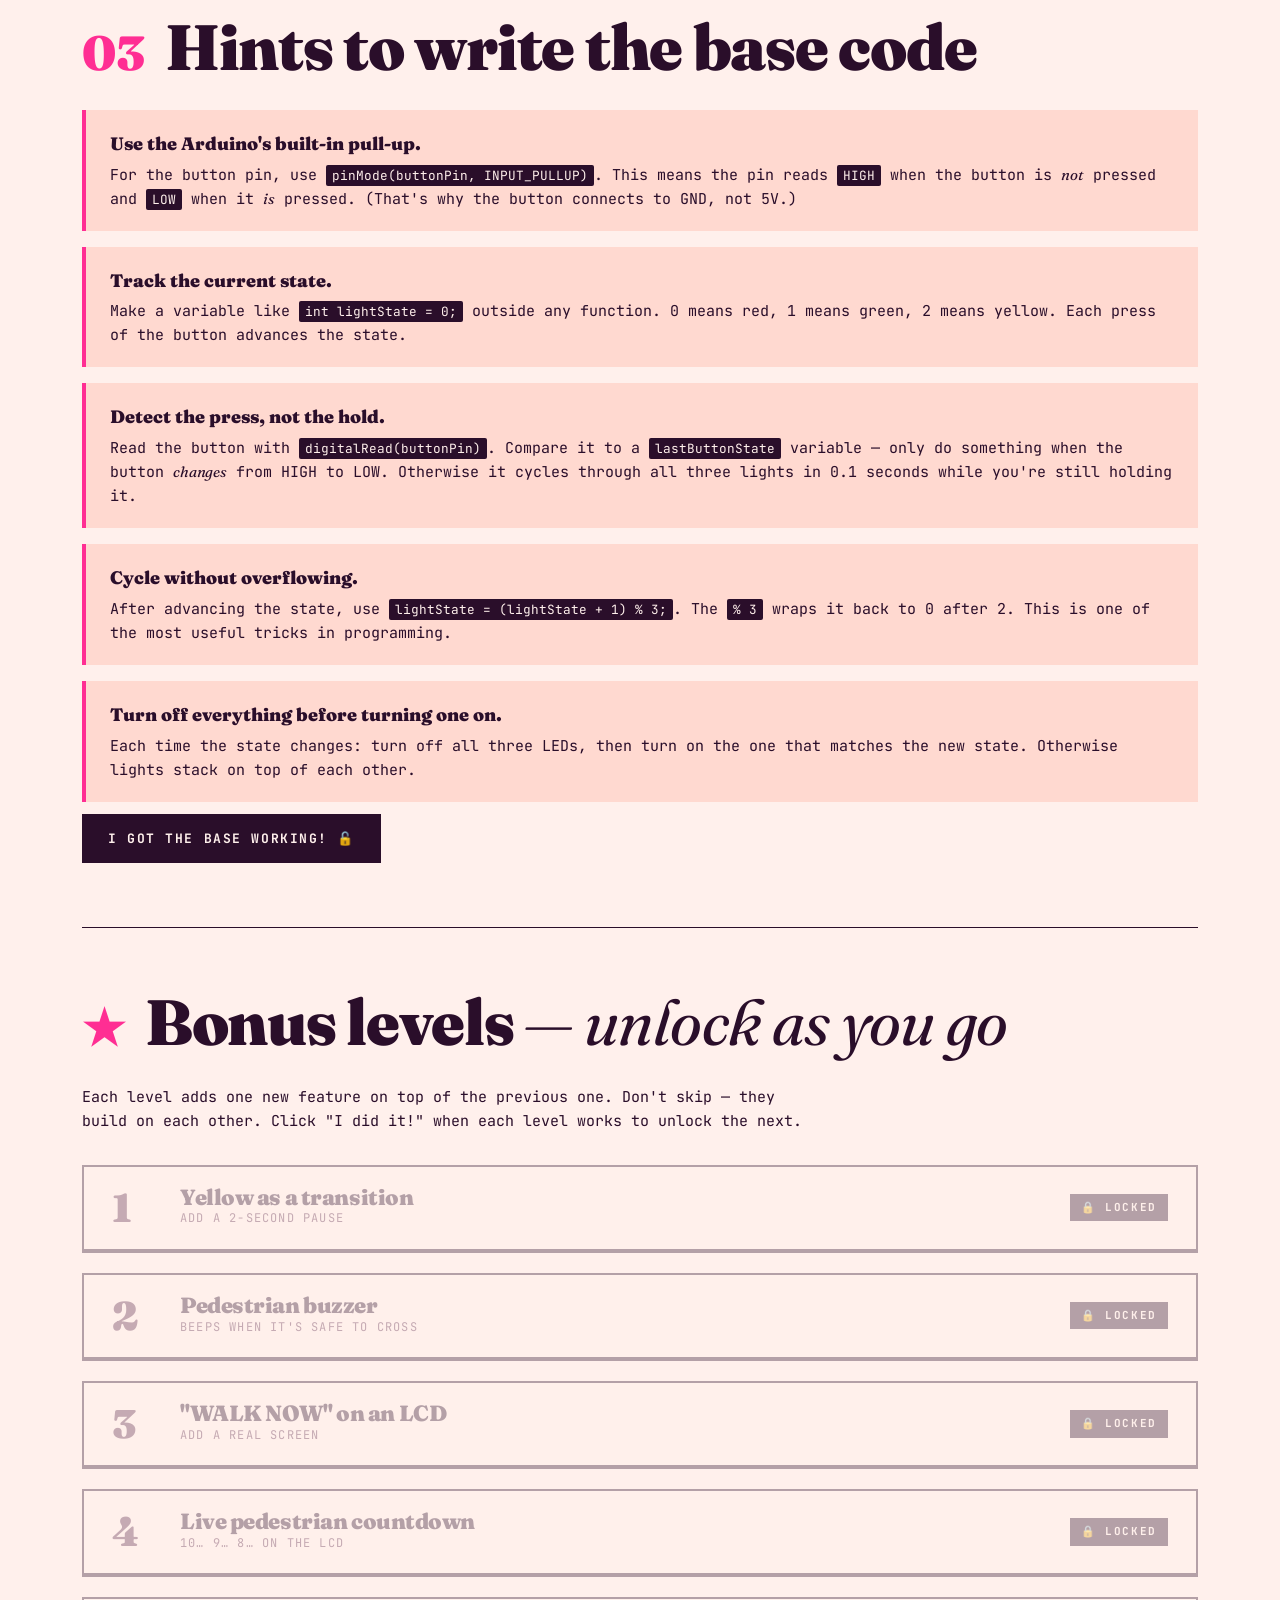
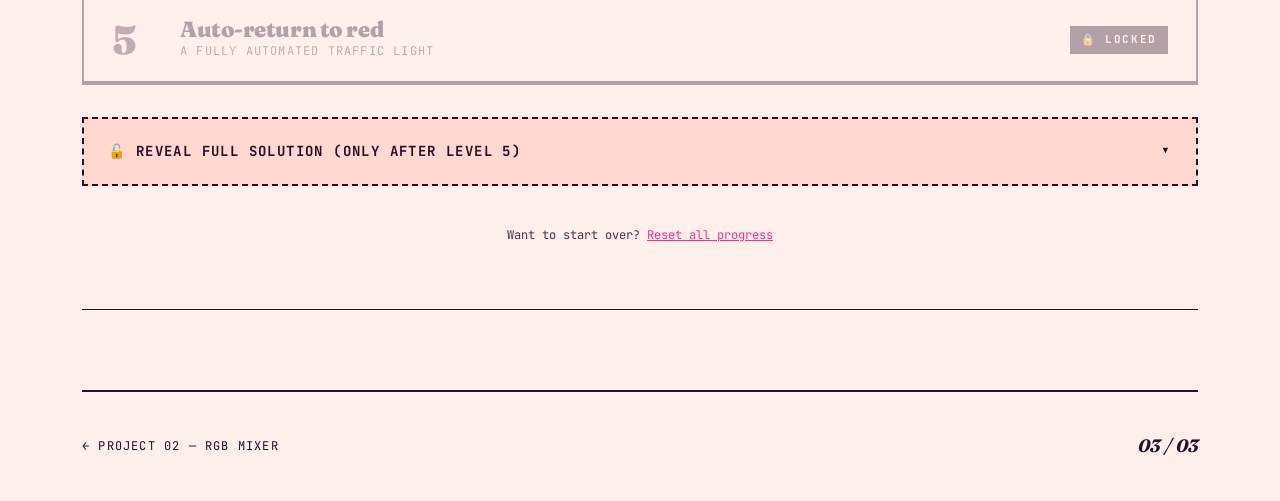
<file: traffic-light.html>
<!DOCTYPE html>
<html lang="en">
<head>
<meta charset="UTF-8">
<meta name="viewport" content="width=device-width, initial-scale=1.0">
<title>03 — Traffic Light · Build with BMES</title>
<link rel="stylesheet" href="style.css">
</head>
<body>

<nav class="nav">
  <a href="index.html" class="brand">
    <span class="brand-mark">
      <span class="brand-kicker">build with</span>
      <span class="brand-word">BMES<svg class="sparkle" viewBox="0 0 24 24"><path d="M12 1.5 L14.2 9.8 L22.5 12 L14.2 14.2 L12 22.5 L9.8 14.2 L1.5 12 L9.8 9.8 Z"/></svg></span>
    </span>
  </a>
  <ul>
    <li><a href="index.html">Home</a></li>
    <li><a href="blink.html">01 Blink</a></li>
    <li><a href="rgb-mixer.html">02 RGB</a></li>
    <li><a href="traffic-light.html">03 Traffic</a></li>
  </ul>
</nav>

<div class="wrap">
  <section class="proj-hero">
    <a href="index.html" class="back">← All projects</a>
    <div class="label">Project 03 · The big one</div>
    <h1>A traffic light <em>that listens.</em></h1>
    <p class="lede">Build a real working traffic light controlled by a button. Then unlock <em>five bonus levels</em> — each one adds a new feature: a yellow transition, a buzzer, an LCD screen, a live countdown, and finally a fully automated pedestrian system.</p>
  </section>

  <!-- ============== BASE LEVEL ============== -->
  <section class="block">
    <div class="goal">
      <h3>Base Level: Cycle three lights with a button</h3>
      <p>Three LEDs (red, yellow, green) and one button. Each press of the button changes which light is on. Red → Green → Yellow → Red → … you choose the order. <em>Finish this to unlock the bonus levels below.</em></p>
    </div>
  </section>

  <section class="block">
    <div class="block-head"><span class="step">01</span><h2>Components for the base</h2></div>
    <div class="components">
      <div class="component"><span class="qty">1</span><div class="name">Arduino Uno R3</div></div>
      <div class="component"><span class="qty">1</span><div class="name">Breadboard</div></div>
      <div class="component"><span class="qty">1</span><div class="name">Red LED</div></div>
      <div class="component"><span class="qty">1</span><div class="name">Yellow LED</div></div>
      <div class="component"><span class="qty">1</span><div class="name">Green LED</div></div>
      <div class="component"><span class="qty">3</span><div class="name">220Ω resistors</div><div class="note">One per LED</div></div>
      <div class="component"><span class="qty">1</span><div class="name">Pushbutton</div></div>
      <div class="component"><span class="qty">~10</span><div class="name">Jumper wires</div></div>
    </div>
  </section>

  <section class="block">
    <div class="block-head"><span class="step">02</span><h2>Wire it up</h2></div>
    <ul class="checklist">
      <li>Wire each LED to a different digital pin through its own 220Ω resistor — say pins 9, 10, 11</li>
      <li>All LED short legs go to GND</li>
      <li>Place the pushbutton across the gap in the middle of the breadboard so two of its legs are on each side</li>
      <li>Connect one side of the button to a digital pin (try pin 8)</li>
      <li>Connect the other side of the button to <strong>GND</strong> (this matters — see hint below)</li>
    </ul>
  </section>

  <section class="block">
    <div class="block-head"><span class="step">03</span><h2>Hints to write the base code</h2></div>
    <div class="hints">
      <div class="hint">
        <strong>Use the Arduino's built-in pull-up.</strong>
        For the button pin, use <code>pinMode(buttonPin, INPUT_PULLUP)</code>. This means the pin reads <code>HIGH</code> when the button is <em>not</em> pressed and <code>LOW</code> when it <em>is</em> pressed. (That's why the button connects to GND, not 5V.)
      </div>
      <div class="hint">
        <strong>Track the current state.</strong>
        Make a variable like <code>int lightState = 0;</code> outside any function. 0 means red, 1 means green, 2 means yellow. Each press of the button advances the state.
      </div>
      <div class="hint">
        <strong>Detect the press, not the hold.</strong>
        Read the button with <code>digitalRead(buttonPin)</code>. Compare it to a <code>lastButtonState</code> variable — only do something when the button <em>changes</em> from HIGH to LOW. Otherwise it cycles through all three lights in 0.1 seconds while you're still holding it.
      </div>
      <div class="hint">
        <strong>Cycle without overflowing.</strong>
        After advancing the state, use <code>lightState = (lightState + 1) % 3;</code>. The <code>% 3</code> wraps it back to 0 after 2. This is one of the most useful tricks in programming.
      </div>
      <div class="hint">
        <strong>Turn off everything before turning one on.</strong>
        Each time the state changes: turn off all three LEDs, then turn on the one that matches the new state. Otherwise lights stack on top of each other.
      </div>
    </div>

    <button id="base-done-btn" class="unlock-btn" onclick="markBaseDone()">I got the base working! 🔓</button>
  </section>

  <!-- ============== BONUS LEVELS ============== -->
  <section class="block">
    <div class="block-head"><span class="step">★</span><h2>Bonus levels <em>— unlock as you go</em></h2></div>
    <p style="margin-bottom: 32px; max-width: 720px;">Each level adds one new feature on top of the previous one. Don't skip — they build on each other. Click "I did it!" when each level works to unlock the next.</p>

    <!-- LEVEL 1 -->
    <div class="level" id="level-1">
      <div class="level-head">
        <div class="level-num">1</div>
        <div class="level-title">
          <h3>Yellow as a transition</h3>
          <div class="sub">Add a 2-second pause</div>
        </div>
        <div class="level-status locked-tag">🔒 Locked</div>
      </div>
      <div class="level-body">
        <p>Right now the lights cycle instantly. Real traffic lights warn you before changing — yellow flashes for a moment <em>before</em> green takes over.</p>
        <p><strong>Goal:</strong> When the button is pressed and you're switching to green, light up <em>yellow</em> first for 2 seconds, <em>then</em> turn on green.</p>
        <div class="hints">
          <div class="hint">
            <strong>The simplest tool: <code>delay()</code></strong>
            Inside the "switch to green" branch, turn yellow on, call <code>delay(2000)</code>, turn yellow off, then turn green on. Order matters.
          </div>
          <div class="hint">
            <strong>Watch out:</strong> <code>delay()</code> freezes everything — your button won't respond during those 2 seconds. That's fine for now. (Bonus 4 fixes this with a smarter approach.)
          </div>
        </div>
        <button class="unlock-btn" onclick="completeLevel(1)">I did it! Unlock Level 2 →</button>
      </div>
    </div>

    <!-- LEVEL 2 -->
    <div class="level" id="level-2">
      <div class="level-head">
        <div class="level-num">2</div>
        <div class="level-title">
          <h3>Pedestrian buzzer</h3>
          <div class="sub">Beeps when it's safe to cross</div>
        </div>
        <div class="level-status locked-tag">🔒 Locked</div>
      </div>
      <div class="level-body">
        <p>Real crosswalks beep so people who can't see the light know when to walk. Add a piezo buzzer that beeps three times when the green light turns on.</p>
        <p><strong>New component:</strong> 1× Piezo buzzer. Connect one leg to a digital pin (say pin 12), the other to GND.</p>
        <div class="hints">
          <div class="hint">
            <strong>Make sound with <code>tone()</code></strong>
            <code>tone(buzzerPin, frequency, duration)</code> — for example <code>tone(12, 1000, 200)</code> plays 1000Hz for 200 milliseconds. Higher frequency = higher pitch.
          </div>
          <div class="hint">
            <strong>Repeat with a loop.</strong>
            Use a <code>for</code> loop to beep three times. Inside the loop: <code>tone(...)</code>, then <code>delay(300)</code> so the beeps don't overlap.
          </div>
          <div class="hint">
            <strong>When should it beep?</strong>
            Only when green just turned on — not on every loop. Put the beep code inside the same branch where you turn green on.
          </div>
        </div>
        <button class="unlock-btn" onclick="completeLevel(2)">I did it! Unlock Level 3 →</button>
      </div>
    </div>

    <!-- LEVEL 3 -->
    <div class="level" id="level-3">
      <div class="level-head">
        <div class="level-num">3</div>
        <div class="level-title">
          <h3>"WALK NOW" on an LCD</h3>
          <div class="sub">Add a real screen</div>
        </div>
        <div class="level-status locked-tag">🔒 Locked</div>
      </div>
      <div class="level-body">
        <p>Add an LCD screen that shows what pedestrians should do: <em>"STOP"</em>, <em>"GET READY"</em>, or <em>"WALK NOW"</em> depending on which light is on.</p>
        <p><strong>New components:</strong></p>
        <ul class="checklist">
          <li>1× LCD 16x2 (the one in the Tinkercad components panel)</li>
          <li>1× Potentiometer (small dial) — controls how dark the text appears</li>
          <li>~10 more jumper wires</li>
        </ul>
        <div class="hints">
          <div class="hint">
            <strong>You'll need a library.</strong>
            Add <code>#include &lt;LiquidCrystal.h&gt;</code> at the top of your code. Then create the LCD object: <code>LiquidCrystal lcd(7, 6, 5, 4, 3, 2);</code> — those are the pin numbers it'll use.
          </div>
          <div class="hint">
            <strong>Wire pattern (Tinkercad LCD pin labels):</strong>
            <span class="pill-list">
              <span>VCC → 5V</span><span>GND → GND</span><span>V0 → potentiometer middle</span>
              <span>RS → pin 7</span><span>RW → GND</span><span>E → pin 6</span>
              <span>DB4 → 5</span><span>DB5 → 4</span><span>DB6 → 3</span><span>DB7 → 2</span>
              <span>LED+ → 5V</span><span>LED- → GND</span>
            </span>
          </div>
          <div class="hint">
            <strong>Important: the button pin moves.</strong>
            The LCD now uses pin 2. Move your button to pin 8 (or any free pin) and update your code.
          </div>
          <div class="hint">
            <strong>Display text.</strong>
            In <code>setup()</code>, call <code>lcd.begin(16, 2)</code>. To write something: <code>lcd.clear()</code>, then <code>lcd.setCursor(0, 0)</code>, then <code>lcd.print("WALK NOW")</code>. Set cursor to (0, 1) for the second row.
          </div>
          <div class="hint">
            <strong>If the screen is black squares:</strong>
            Turn the potentiometer dial. It controls contrast. The sweet spot is somewhere in the middle — when text appears clearly and the squares fade.
          </div>
        </div>
        <button class="unlock-btn" onclick="completeLevel(3)">I did it! Unlock Level 4 →</button>
      </div>
    </div>

    <!-- LEVEL 4 -->
    <div class="level" id="level-4">
      <div class="level-head">
        <div class="level-num">4</div>
        <div class="level-title">
          <h3>Live pedestrian countdown</h3>
          <div class="sub">10… 9… 8… on the LCD</div>
        </div>
        <div class="level-status locked-tag">🔒 Locked</div>
      </div>
      <div class="level-body">
        <p>When the green light is on, show a <em>live</em> 10-second countdown on the LCD. Each second, the number ticks down. Last 3 seconds, the buzzer beeps a warning.</p>
        <div class="hints">
          <div class="hint">
            <strong>Time without freezing: <code>millis()</code></strong>
            <code>millis()</code> returns how many milliseconds the Arduino has been running. Save the value when green turns on: <code>greenStart = millis();</code>. Then in <code>loop()</code>, check the difference: <code>millis() - greenStart</code> tells you how much time has passed.
          </div>
          <div class="hint">
            <strong>Convert to seconds and count down.</strong>
            <code>int elapsed = (millis() - greenStart) / 1000;</code> gives seconds passed. <code>int remaining = 10 - elapsed;</code> gives time left.
          </div>
          <div class="hint">
            <strong>Update the LCD only when the number changes.</strong>
            If you redraw every loop, the screen flickers. Save the last shown number; only call <code>lcd.print()</code> when the new number is different.
          </div>
          <div class="hint">
            <strong>Beep when it's almost up.</strong>
            If <code>remaining</code> is 1, 2, or 3 — call <code>tone(buzzerPin, 880, 150)</code>.
          </div>
          <div class="hint">
            <strong>Why this beats <code>delay()</code>:</strong>
            With <code>millis()</code>, the button still works during the countdown. The Arduino keeps checking everything in parallel. This is how real-time systems work.
          </div>
        </div>
        <button class="unlock-btn" onclick="completeLevel(4)">I did it! Unlock Level 5 →</button>
      </div>
    </div>

    <!-- LEVEL 5 -->
    <div class="level" id="level-5">
      <div class="level-head">
        <div class="level-num">5</div>
        <div class="level-title">
          <h3>Auto-return to red</h3>
          <div class="sub">A fully automated traffic light</div>
        </div>
        <div class="level-status locked-tag">🔒 Locked</div>
      </div>
      <div class="level-body">
        <p>The grand finale. When the countdown hits zero, show <em>"TIME IS UP"</em> on the LCD for 1.5 seconds, then automatically switch back to red — no button press needed. Now you have a real traffic light: press the button to request a walk, get your countdown, get returned to stop. Hands-free.</p>
        <div class="hints">
          <div class="hint">
            <strong>When countdown reaches zero:</strong>
            Display "TIME IS UP" on the LCD. Use <code>delay(1500)</code> to let pedestrians read it.
          </div>
          <div class="hint">
            <strong>Then transition back to red.</strong>
            Turn green off, turn red on. Update the LCD to whatever you show during red ("STOP" or similar).
          </div>
          <div class="hint">
            <strong>Don't forget the state variable.</strong>
            Set <code>lightState = 0;</code> so the next button press still cycles correctly. If you skip this, the state machine gets out of sync and the lights go wrong on the next press.
          </div>
          <div class="hint">
            <strong>Bonus polish:</strong>
            Reset the countdown variable too, so if the user presses again, you start at 10 instead of -3.
          </div>
        </div>
        <button class="unlock-btn" onclick="completeLevel(5)">I finished everything! 🎉</button>
      </div>
    </div>

    <details class="reveal">
      <summary>🔓 Reveal full solution (only after Level 5)</summary>
      <p class="reveal-warn">Only peek if you've actually finished — or you've been stuck for 20+ minutes and need to compare. The struggle <em>is</em> the lesson.</p>
<pre><code>#include &lt;LiquidCrystal.h&gt;
LiquidCrystal lcd(7, 6, 5, 4, 3, 2);

// --- pin assignments ---
const int RED_PIN    = 11;
const int YELLOW_PIN = 10;
const int GREEN_PIN  =  9;
const int BTN_PIN    =  8;
const int BUZZER_PIN = 12;

// --- state tracker ---
int lightState   = 0;    // 0=red  1=green  2=yellow
int lastBtnState = HIGH; // HIGH = not pressed (INPUT_PULLUP)

// --- pedestrian countdown ---
unsigned long greenStartTime = 0;
bool greenActive  = false;
int  walkCountdown = 10;

void setup() {
  pinMode(RED_PIN,    OUTPUT);
  pinMode(YELLOW_PIN, OUTPUT);
  pinMode(GREEN_PIN,  OUTPUT);
  pinMode(BUZZER_PIN, OUTPUT);
  pinMode(BTN_PIN,    INPUT_PULLUP);

  lcd.begin(16, 2);

  digitalWrite(RED_PIN, HIGH);
  showRed();

  Serial.begin(9600);
}

void loop() {
  int btnState = digitalRead(BTN_PIN);

  // detect the MOMENT of button press
  if (btnState == LOW && lastBtnState == HIGH) {
    digitalWrite(RED_PIN,    LOW);
    digitalWrite(YELLOW_PIN, LOW);
    digitalWrite(GREEN_PIN,  LOW);
    greenActive = false;

    lightState = (lightState + 1) % 3;

    if (lightState == 0) {
      digitalWrite(RED_PIN, HIGH);
      showRed();
    }

    if (lightState == 1) {
      // yellow for 2 seconds to warn drivers
      digitalWrite(YELLOW_PIN, HIGH);
      showYellowWarning();
      delay(2000);
      digitalWrite(YELLOW_PIN, LOW);

      // now switch to green + start pedestrian timer
      digitalWrite(GREEN_PIN, HIGH);
      greenStartTime = millis();
      greenActive    = true;
      walkCountdown  = 10;
      showGreen(walkCountdown);
      pedestrianBeep();
    }

    if (lightState == 2) {
      digitalWrite(YELLOW_PIN, HIGH);
      showYellowWarning();
    }

    delay(50);
  }

  // live countdown while green is active
  if (greenActive) {
    int elapsed   = (millis() - greenStartTime) / 1000;
    int remaining = 10 - elapsed;

    if (remaining != walkCountdown && remaining &gt; 0) {
      walkCountdown = remaining;
      showGreen(walkCountdown);
      if (remaining &lt;= 3) {
        tone(BUZZER_PIN, 880, 150); // urgent beep
      }
    }

    if (remaining &lt;= 0) {
      greenActive = false;
      showWait();
      delay(1500);

      digitalWrite(GREEN_PIN, LOW);
      digitalWrite(RED_PIN, HIGH);
      lightState = 0;
      showRed();
    }
  }

  lastBtnState = btnState;
}

void showRed() {
  lcd.clear();
  lcd.setCursor(0, 0); lcd.print("     STOP       ");
  lcd.setCursor(0, 1); lcd.print(" Wait for green ");
  Serial.println("Now: RED");
}

void showYellowWarning() {
  lcd.clear();
  lcd.setCursor(0, 0); lcd.print(" PREPARE TO GO  ");
  lcd.setCursor(0, 1); lcd.print("  Green coming! ");
  Serial.println("Now: YELLOW");
}

void showGreen(int seconds) {
  lcd.clear();
  lcd.setCursor(0, 0); lcd.print("  WALK NOW :)   ");
  lcd.setCursor(0, 1); lcd.print("  Time left: ");
  lcd.print(seconds);
  lcd.print("s  ");
  Serial.print("GREEN - Countdown: "); Serial.println(seconds);
}

void showWait() {
  lcd.clear();
  lcd.setCursor(0, 0); lcd.print("  TIME IS UP!   ");
  lcd.setCursor(0, 1); lcd.print(" Wait for signal");
  Serial.println("Countdown ended");
}

void pedestrianBeep() {
  // 3 quick beeps = crossing signal starting
  for (int i = 0; i &lt; 3; i++) {
    tone(BUZZER_PIN, 1000, 200);
    delay(300);
  }
}</code></pre>
      <p class="reveal-note"><strong>Compare your version to this one.</strong> What did you do differently? Did you use functions like <code>showRed()</code>, or did you write everything inline? Did you use <code>millis()</code> for the countdown, or <code>delay()</code>? Both can work — but only one keeps the button responsive.</p>
    </details>

    <div class="reset-row">
      Want to start over? <button onclick="resetProgress()">Reset all progress</button>
    </div>
  </section>

  <footer>
    <div>← <a href="rgb-mixer.html" style="color: var(--ink); border: none;">Project 02 — RGB Mixer</a></div>
    <div class="sig">03 / 03</div>
  </footer>
</div>

<!-- ============== FLOATING BUTTONS ============== -->
<div class="fab-stack">
  <button class="fab secondary" onclick="toggleDrawer()"><span class="icon">📌</span><span class="label-full">Quick hints</span></button>
  <button class="fab primary" onclick="openTinkercad()"><span class="icon">↗</span><span class="label-full">Open Tinkercad</span></button>
</div>

<!-- ============== HINT DRAWER ============== -->
<div class="drawer-backdrop" id="drawer-backdrop" onclick="toggleDrawer(false)"></div>
<aside class="drawer" id="hint-drawer">
  <div class="drawer-head">
    <h3>Quick <em>reference</em></h3>
    <button class="drawer-close" onclick="toggleDrawer(false)">✕</button>
  </div>
  <div class="drawer-body">

    <h4>Base — <em>components</em></h4>
    <ul class="drawer-comp-list">
      <li><span>Arduino Uno R3</span><span class="qn">×1</span></li>
      <li><span>Breadboard</span><span class="qn">×1</span></li>
      <li><span>Red / Yellow / Green LEDs</span><span class="qn">×3</span></li>
      <li><span>220Ω resistor</span><span class="qn">×3</span></li>
      <li><span>Pushbutton</span><span class="qn">×1</span></li>
      <li><span>Jumper wires</span><span class="qn">×10</span></li>
    </ul>

    <h4>Base — <em>code cheat sheet</em></h4>
    <div class="drawer-tip"><strong>Button reads backwards</strong><code>pinMode(btn, INPUT_PULLUP);</code> Button reads <code>HIGH</code> when not pressed, <code>LOW</code> when pressed. Wire its other leg to <strong>GND</strong>.</div>
    <div class="drawer-tip"><strong>Detect press, not hold</strong>Compare current button state to <code>lastBtnState</code>. Only act when it changes from HIGH → LOW.</div>
    <div class="drawer-tip"><strong>Cycle states</strong><code>lightState = (lightState + 1) % 3;</code> wraps 0 → 1 → 2 → 0.</div>
    <div class="drawer-tip"><strong>Reset before lighting</strong>Turn ALL LEDs off first, then turn on the right one. Otherwise they stack.</div>

    <h4>Bonus 1 — <em>yellow delay</em></h4>
    <div class="drawer-tip"><code>delay(2000)</code> pauses 2 seconds. Yellow on → wait → yellow off → green on.</div>

    <h4>Bonus 2 — <em>buzzer</em></h4>
    <div class="drawer-tip"><strong>Make sound</strong><code>tone(buzzer, 1000, 200);</code> = 1000Hz for 200ms.</div>
    <div class="drawer-tip"><strong>Repeat 3 times</strong>Use a <code>for</code> loop, with <code>delay(300)</code> between beeps.</div>

    <h4>Bonus 3 — <em>LCD wiring</em></h4>
    <div class="drawer-tip"><strong>Library</strong><code>#include &lt;LiquidCrystal.h&gt;</code><br><code>LiquidCrystal lcd(7, 6, 5, 4, 3, 2);</code></div>
    <div class="drawer-tip"><strong>Pin map</strong>VCC→5V · GND→GND · V0→pot middle · RS→7 · RW→GND · E→6 · DB4→5 · DB5→4 · DB6→3 · DB7→2 · LED+→5V · LED-→GND</div>
    <div class="drawer-tip"><strong>⚠ Move the button</strong>LCD now uses pin 2. Move button to pin 8.</div>
    <div class="drawer-tip"><strong>Print text</strong><code>lcd.begin(16, 2);</code> in setup. Then <code>lcd.clear();</code> + <code>lcd.setCursor(0,0);</code> + <code>lcd.print("WALK NOW");</code></div>
    <div class="drawer-tip"><strong>Black squares?</strong>Turn the potentiometer dial. That's the contrast — find the sweet spot.</div>

    <h4>Bonus 4 — <em>millis() countdown</em></h4>
    <div class="drawer-tip"><strong>Why not delay()?</strong><code>delay()</code> freezes everything. <code>millis()</code> lets you check time without stopping.</div>
    <div class="drawer-tip"><strong>Save the start</strong><code>greenStart = millis();</code> when green turns on.</div>
    <div class="drawer-tip"><strong>Compute remaining</strong><code>int remaining = 10 - (millis() - greenStart) / 1000;</code></div>
    <div class="drawer-tip"><strong>Don't redraw constantly</strong>Only call <code>lcd.print()</code> when <code>remaining</code> changes. Otherwise the screen flickers.</div>

    <h4>Bonus 5 — <em>auto reset</em></h4>
    <div class="drawer-tip"><strong>When countdown = 0</strong>Show "TIME IS UP" → <code>delay(1500)</code> → green off, red on.</div>
    <div class="drawer-tip"><strong>⚠ Reset the state</strong><code>lightState = 0;</code> after auto-switching, or the next button press will be wrong.</div>

    <div class="drawer-cta">
      <strong>Working in Tinkercad?</strong><br>
      Pop it open in a side window so you can keep these hints visible.
      <button onclick="openTinkercad()">Open Tinkercad ↗</button>
    </div>
  </div>
</aside>

<!-- ============== FIRST-VISIT SETUP MODAL ============== -->
<div class="modal-backdrop" id="setup-modal">
  <div class="modal">
    <h2>Set up your <em>workspace</em></h2>
    <p>Open Tinkercad in a side window, with this guide on the other half of your screen. We'll do the resizing for you.</p>
    <div class="layout-art">
      <div class="pane gd">THIS GUIDE</div>
      <div class="pane tk">TINKERCAD</div>
    </div>
    <p style="font-size: 13px; color: var(--ink-soft);">You'll also see a floating "Open Tinkercad" button in the corner — click it any time. The "📌 Quick hints" button keeps a cheat sheet handy while you work.</p>
    <div class="modal-buttons">
      <button class="go" onclick="dismissSetupModal(true)">Open Tinkercad now ↗</button>
      <button class="skip" onclick="dismissSetupModal(false)">I'll do it myself</button>
    </div>
  </div>
</div>

<script src="script.js"></script>
</body>
</html>
</file>
<file: style.css>
/* ---------- fonts ---------- */
@import url('https://fonts.googleapis.com/css2?family=Fraunces:ital,opsz,wght@0,9..144,400;0,9..144,700;0,9..144,900;1,9..144,700&family=JetBrains+Mono:wght@400;500;700&display=swap');

/* ---------- variables ---------- */
:root {
  --cream: #FFF0EC;        /* soft pink cream background */
  --cream-2: #FFD9D0;      /* deeper peachy pink */
  --ink: #2A0E2A;          /* deep berry-plum (warm dark) */
  --ink-soft: #5A2A4A;
  --coral: #FF2E93;        /* hot pink / fuchsia (primary accent) */
  --cobalt: #A66CFF;       /* lavender/lilac */
  --amber: #FFD45E;        /* butter yellow */
  --mint: #A8E6CF;         /* soft mint */
  --rose: #FFC8DD;         /* bubblegum pink */
  --line: #2A0E2A;
}

* { box-sizing: border-box; margin: 0; padding: 0; }

html { scroll-behavior: smooth; }

body {
  background: var(--cream);
  color: var(--ink);
  font-family: 'JetBrains Mono', monospace;
  font-size: 15px;
  line-height: 1.6;
  min-height: 100vh;
  position: relative;
  overflow-x: hidden;
}

/* grain overlay */
body::before {
  content: "";
  position: fixed;
  inset: 0;
  pointer-events: none;
  z-index: 1;
  opacity: 0.35;
  mix-blend-mode: multiply;
  background-image: url("data:image/svg+xml,%3Csvg viewBox='0 0 200 200' xmlns='http://www.w3.org/2000/svg'%3E%3Cfilter id='n'%3E%3CfeTurbulence type='fractalNoise' baseFrequency='0.9' numOctaves='2' stitchTiles='stitch'/%3E%3CfeColorMatrix values='0 0 0 0 0.07 0 0 0 0 0.07 0 0 0 0 0.07 0 0 0 0.4 0'/%3E%3C/filter%3E%3Crect width='100%25' height='100%25' filter='url(%23n)'/%3E%3C/svg%3E");
}

/* ---------- typography ---------- */
h1, h2, h3, h4 {
  font-family: 'Fraunces', serif;
  font-weight: 900;
  line-height: 0.95;
  letter-spacing: -0.02em;
}

h1 { font-size: clamp(48px, 9vw, 128px); }
h2 { font-size: clamp(32px, 5vw, 64px); }
h3 { font-size: clamp(22px, 2.5vw, 32px); }
h4 { font-size: 18px; text-transform: uppercase; letter-spacing: 0.1em; font-family: 'JetBrains Mono', monospace; font-weight: 700; }

em, .italic {
  font-family: 'Fraunces', serif;
  font-style: italic;
  font-weight: 400;
  letter-spacing: -0.01em;
}

a { color: var(--coral); text-decoration: none; border-bottom: 2px solid currentColor; transition: opacity 0.2s; }
a:hover { opacity: 0.6; }

code, pre {
  font-family: 'JetBrains Mono', monospace;
  background: var(--ink);
  color: var(--cream);
  padding: 2px 6px;
  border-radius: 2px;
  font-size: 0.88em;
}
pre { padding: 16px 20px; overflow-x: auto; border-radius: 4px; line-height: 1.55; }
pre code { background: none; padding: 0; }

/* ---------- layout ---------- */
.wrap { max-width: 1180px; margin: 0 auto; padding: 0 32px; position: relative; z-index: 2; }

/* ---------- nav ---------- */
.nav {
  position: sticky; top: 0; z-index: 50;
  background: var(--cream);
  border-bottom: 2px solid var(--ink);
  padding: 14px 32px;
  display: flex; justify-content: space-between; align-items: center;
  font-size: 13px; text-transform: uppercase; letter-spacing: 0.12em; font-weight: 700;
}
.nav .brand {
  display: inline-flex; align-items: center; gap: 0;
  text-decoration: none; border: none; color: var(--ink);
  line-height: 1;
}
.nav .brand:hover { opacity: 1; }
.nav .brand:hover .brand-word { color: var(--coral); }
.nav .brand:hover .sparkle { transform: rotate(90deg) scale(1.1); }

.brand-mark { display: flex; flex-direction: column; line-height: 0.9; }
.brand-kicker {
  font-family: 'Fraunces', serif; font-style: italic; font-weight: 400;
  font-size: 11px; color: var(--coral); letter-spacing: 0.02em;
  text-transform: lowercase; padding-left: 2px;
  transform: translateY(2px);
}
.brand-word {
  font-family: 'Fraunces', serif; font-weight: 900;
  font-size: 26px; letter-spacing: -0.04em;
  display: inline-flex; align-items: center; gap: 4px;
  transition: color 0.2s;
}
.brand-word .sparkle {
  width: 16px; height: 16px;
  transition: transform 0.3s ease;
  margin-left: 2px;
}
.brand-word .sparkle path { fill: var(--coral); stroke: var(--ink); stroke-width: 1.5; stroke-linejoin: round; }
.brand-word .dot {
  display: inline-block; width: 6px; height: 6px;
  background: var(--cobalt); border: 1.5px solid var(--ink);
  border-radius: 50%; margin-left: 4px;
}

/* footer brand variant — bigger */
.brand-large .brand-kicker { font-size: 14px; }
.brand-large .brand-word { font-size: 36px; }
.brand-large .sparkle { width: 22px; height: 22px; }
.nav ul { list-style: none; display: flex; gap: 24px; }
.nav a { color: var(--ink); border: none; }
.nav a:hover { color: var(--coral); opacity: 1; }

/* ---------- hero ---------- */
.hero {
  padding: 80px 0 60px;
  position: relative;
}
.hero .kicker {
  display: inline-block;
  background: var(--ink); color: var(--cream);
  padding: 6px 14px; font-size: 12px; letter-spacing: 0.2em; text-transform: uppercase; font-weight: 700;
  margin-bottom: 32px;
}
.hero h1 span.accent { color: var(--coral); font-style: italic; font-weight: 400; }
.hero-meta {
  display: grid; grid-template-columns: repeat(auto-fit, minmax(180px, 1fr));
  gap: 24px; margin-top: 60px; padding-top: 32px; border-top: 2px solid var(--ink);
}
.hero-meta div { font-size: 13px; }
.hero-meta strong { display: block; font-family: 'Fraunces', serif; font-size: 28px; font-weight: 900; line-height: 1; margin-bottom: 6px; }

/* ---------- project cards (landing) ---------- */
.projects { padding: 60px 0 120px; }
.projects-header { display: flex; justify-content: space-between; align-items: baseline; margin-bottom: 48px; border-bottom: 2px solid var(--ink); padding-bottom: 16px; }
.projects-header h2 em { color: var(--coral); }

.card-grid { display: grid; grid-template-columns: repeat(3, 1fr); gap: 24px; }
@media (max-width: 900px) { .card-grid { grid-template-columns: 1fr; } }

.proj-card {
  border: 2px solid var(--ink);
  padding: 28px;
  background: var(--cream);
  display: flex; flex-direction: column;
  transition: transform 0.2s, box-shadow 0.2s;
  text-decoration: none; color: var(--ink); border-radius: 0;
}
.proj-card:hover { transform: translate(-4px, -4px); box-shadow: 8px 8px 0 var(--ink); }
.proj-card .num { font-family: 'Fraunces', serif; font-weight: 900; font-size: 72px; line-height: 1; }
.proj-card .num em { font-weight: 400; }
.proj-card h3 { margin-top: 16px; }
.proj-card p { margin-top: 12px; font-size: 14px; color: var(--ink-soft); flex: 1; }
.proj-card .tag-row { margin-top: 20px; display: flex; gap: 8px; flex-wrap: wrap; }
.tag { font-size: 11px; text-transform: uppercase; letter-spacing: 0.08em; padding: 4px 10px; border: 1px solid var(--ink); font-weight: 700; }
.tag.coral { background: var(--coral); color: var(--cream); border-color: var(--coral); }
.tag.amber { background: var(--amber); border-color: var(--ink); }
.tag.cobalt { background: var(--cobalt); color: var(--cream); border-color: var(--cobalt); }
.tag.mint   { background: var(--mint); border-color: var(--ink); }

.proj-card .go { margin-top: 20px; font-size: 12px; font-weight: 700; text-transform: uppercase; letter-spacing: 0.15em; display: flex; justify-content: space-between; }

/* project card color variants */
.proj-card.v-coral  { background: var(--rose); }
.proj-card.v-cobalt { background: #C8D3FF; }
.proj-card.v-amber  { background: var(--amber); }

/* ---------- project pages ---------- */
.proj-hero {
  padding: 60px 0 40px;
  border-bottom: 2px solid var(--ink);
}
.proj-hero .back { font-size: 12px; text-transform: uppercase; letter-spacing: 0.15em; font-weight: 700; color: var(--ink); border: none; display: inline-block; margin-bottom: 24px; }
.proj-hero .back:hover { color: var(--coral); }
.proj-hero .label { font-size: 13px; text-transform: uppercase; letter-spacing: 0.2em; font-weight: 700; margin-bottom: 16px; color: var(--coral); }
.proj-hero h1 { font-size: clamp(40px, 7vw, 96px); }
.proj-hero h1 em { color: var(--coral); font-weight: 400; }
.proj-hero .lede { margin-top: 32px; font-size: 18px; max-width: 720px; line-height: 1.5; }

/* section blocks */
section.block { padding: 64px 0; border-bottom: 1px solid var(--ink); }
section.block:last-child { border-bottom: none; }
.block-head {
  display: flex; align-items: baseline; gap: 20px; margin-bottom: 32px;
}
.block-head .step {
  font-family: 'Fraunces', serif; font-weight: 900; font-size: 48px; line-height: 1;
  color: var(--coral);
}
.block-head h2 { flex: 1; }

/* components list */
.components {
  display: grid; grid-template-columns: repeat(auto-fit, minmax(200px, 1fr));
  gap: 16px;
}
.component {
  border: 2px solid var(--ink);
  padding: 18px 20px;
  background: var(--cream);
  position: relative;
}
.component .qty {
  position: absolute; top: -14px; right: -14px;
  background: var(--coral); color: var(--cream);
  width: 36px; height: 36px; border-radius: 50%;
  display: flex; align-items: center; justify-content: center;
  font-weight: 700; border: 2px solid var(--ink); font-size: 14px;
}
.component .name { font-family: 'Fraunces', serif; font-weight: 900; font-size: 20px; line-height: 1.1; }
.component .note { font-size: 12px; color: var(--ink-soft); margin-top: 6px; }

/* hint boxes */
.hints { display: grid; gap: 16px; }
.hint {
  padding: 20px 24px; border-left: 4px solid var(--coral);
  background: var(--cream-2);
}
.hint strong { font-family: 'Fraunces', serif; font-weight: 900; font-size: 18px; display: block; margin-bottom: 4px; }
.hint code { font-size: 0.85em; }

/* challenge / goal box */
.goal {
  border: 2px solid var(--ink);
  background: var(--amber);
  padding: 28px;
  margin-bottom: 32px;
  position: relative;
}
.goal::before {
  content: "🎯 GOAL"; position: absolute; top: -14px; left: 20px;
  background: var(--ink); color: var(--cream);
  padding: 4px 12px; font-size: 11px; letter-spacing: 0.2em; font-weight: 700;
}
.goal h3 { font-size: 24px; margin-bottom: 8px; }

/* ---------- bonus levels ---------- */
.level {
  border: 2px solid var(--ink);
  margin-bottom: 20px;
  background: var(--cream);
  overflow: hidden;
  transition: opacity 0.3s;
}
.level.locked { opacity: 0.35; pointer-events: none; }
.level.locked .level-body { display: none; }

.level-head {
  display: flex; align-items: center; gap: 20px;
  padding: 20px 28px;
  background: var(--cream-2);
  border-bottom: 2px solid var(--ink);
  cursor: pointer;
}
.level.locked .level-head { background: var(--cream); cursor: not-allowed; }

.level-num {
  font-family: 'Fraunces', serif; font-weight: 900; font-size: 40px; line-height: 1;
  color: var(--coral); min-width: 48px;
}
.level.locked .level-num { color: var(--ink-soft); }
.level-title { flex: 1; }
.level-title h3 { font-size: 22px; margin-bottom: 2px; }
.level-title .sub { font-size: 12px; color: var(--ink-soft); text-transform: uppercase; letter-spacing: 0.1em; }
.level-status {
  font-size: 11px; font-weight: 700; letter-spacing: 0.15em; text-transform: uppercase;
  padding: 4px 10px; border: 1px solid var(--ink);
}
.level-status.locked-tag   { background: var(--ink); color: var(--cream); }
.level-status.active-tag   { background: var(--amber); }
.level-status.done-tag     { background: var(--mint); }

.level-body { padding: 28px; }
.level-body p { margin-bottom: 16px; }

.unlock-btn {
  font-family: 'JetBrains Mono', monospace; font-weight: 700;
  text-transform: uppercase; letter-spacing: 0.12em; font-size: 13px;
  padding: 14px 24px; background: var(--ink); color: var(--cream);
  border: 2px solid var(--ink); cursor: pointer;
  transition: transform 0.15s, background 0.2s;
  margin-top: 12px;
}
.unlock-btn:hover { background: var(--coral); border-color: var(--coral); transform: translate(-2px, -2px); box-shadow: 4px 4px 0 var(--ink); }
.unlock-btn.done { background: var(--mint); color: var(--ink); border-color: var(--ink); }
.unlock-btn.done::before { content: "✓ "; }

.reset-row { margin-top: 40px; text-align: center; font-size: 12px; color: var(--ink-soft); }
.reset-row button { background: none; border: none; color: var(--coral); cursor: pointer; font-family: inherit; text-decoration: underline; font-size: 12px; }

/* ---------- misc ---------- */
.pill-list { display: flex; flex-wrap: wrap; gap: 8px; margin-top: 12px; }
.pill-list span {
  font-size: 12px; padding: 4px 10px;
  background: var(--cream-2); border: 1px solid var(--ink);
  font-family: 'JetBrains Mono', monospace;
}

ul.checklist { list-style: none; padding: 0; }
ul.checklist li {
  padding-left: 28px; position: relative; margin-bottom: 10px; font-size: 15px;
}
ul.checklist li::before {
  content: "→"; position: absolute; left: 0; top: 0;
  color: var(--coral); font-weight: 700;
}

.callout {
  padding: 20px 24px; background: var(--cobalt); color: var(--cream);
  margin: 24px 0; font-size: 14px;
}
.callout strong { font-family: 'Fraunces', serif; font-weight: 900; font-size: 18px; display: block; margin-bottom: 6px; }

/* reveal / show-solution accordion */
.reveal {
  margin-top: 32px;
  border: 2px dashed var(--ink);
  background: var(--cream-2);
}
.reveal summary {
  padding: 18px 24px;
  cursor: pointer;
  font-family: 'JetBrains Mono', monospace;
  font-weight: 700; font-size: 14px;
  text-transform: uppercase; letter-spacing: 0.1em;
  list-style: none;
  user-select: none;
  display: flex; align-items: center; justify-content: space-between;
}
.reveal summary::-webkit-details-marker { display: none; }
.reveal summary::after {
  content: "▾"; font-size: 18px; transition: transform 0.2s;
}
.reveal[open] summary::after { transform: rotate(180deg); }
.reveal summary:hover { background: var(--rose); }
.reveal[open] summary { border-bottom: 2px dashed var(--ink); }
.reveal-warn {
  padding: 16px 24px 0;
  font-style: italic; font-family: 'Fraunces', serif; font-weight: 700;
  font-size: 16px; color: var(--coral);
}
.reveal pre { margin: 16px 24px; font-size: 12.5px; }
.reveal-note { padding: 0 24px 20px; font-size: 13px; color: var(--ink-soft); }
.reveal-note strong { color: var(--ink); font-family: 'Fraunces', serif; font-weight: 900; font-size: 15px; }


/* ---------- footer ---------- */
footer {
  border-top: 2px solid var(--ink);
  padding: 40px 0;
  margin-top: 80px;
  font-size: 12px; text-transform: uppercase; letter-spacing: 0.1em;
  display: flex; justify-content: space-between; align-items: center;
}
footer .sig { font-family: 'Fraunces', serif; font-style: italic; font-weight: 700; font-size: 18px; text-transform: none; letter-spacing: -0.01em; }

/* ---------- animated marquee on landing ---------- */
.marquee {
  overflow: hidden; white-space: nowrap;
  border-top: 2px solid var(--ink); border-bottom: 2px solid var(--ink);
  background: var(--coral); color: var(--cream);
  padding: 14px 0;
  font-family: 'Fraunces', serif; font-weight: 900; font-size: 28px; font-style: italic;
  letter-spacing: -0.01em;
}
.marquee span { display: inline-block; animation: scroll 30s linear infinite; padding-right: 40px; }
.marquee span::after { content: " ★ "; color: var(--amber); padding: 0 20px; }
@keyframes scroll {
  from { transform: translateX(0); }
  to   { transform: translateX(-50%); }
}

/* ---------- landing intro grid ---------- */
.intro-grid {
  display: grid; grid-template-columns: 1fr 1fr; gap: 48px;
  padding: 80px 0;
  border-top: 2px solid var(--ink);
}
@media (max-width: 800px) { .intro-grid { grid-template-columns: 1fr; } }
.intro-grid h2 em { color: var(--coral); font-weight: 400; }
.intro-grid .col p { margin-bottom: 18px; }

/* decorative star/badge */
.badge {
  display: inline-block; font-family: 'Fraunces', serif; font-weight: 900; font-style: italic;
  background: var(--amber); padding: 8px 16px; border: 2px solid var(--ink);
  transform: rotate(-3deg); font-size: 16px;
}

/* ================================================================ */
/* ============== FLOATING ACTION BUTTONS (FAB) =================== */
/* ================================================================ */
.fab-stack {
  position: fixed; right: 24px; bottom: 24px; z-index: 100;
  display: flex; flex-direction: column; gap: 12px; align-items: flex-end;
}
.fab {
  font-family: 'JetBrains Mono', monospace;
  font-weight: 700; text-transform: uppercase; letter-spacing: 0.1em;
  font-size: 13px;
  padding: 14px 22px;
  border: 2px solid var(--ink);
  cursor: pointer;
  transition: transform 0.15s, box-shadow 0.15s, background 0.2s;
  display: flex; align-items: center; gap: 10px;
  white-space: nowrap;
  box-shadow: 4px 4px 0 var(--ink);
}
.fab:hover { transform: translate(-2px, -2px); box-shadow: 6px 6px 0 var(--ink); }
.fab:active { transform: translate(0, 0); box-shadow: 2px 2px 0 var(--ink); }
.fab.primary { background: var(--coral); color: var(--cream); border-color: var(--ink); }
.fab.secondary { background: var(--cream); color: var(--ink); }
.fab .icon { font-size: 16px; }

/* ================================================================ */
/* ============== HINT DRAWER ===================================== */
/* ================================================================ */
.drawer-backdrop {
  position: fixed; inset: 0; background: rgba(17, 17, 17, 0.5);
  z-index: 200; opacity: 0; pointer-events: none;
  transition: opacity 0.25s;
}
.drawer-backdrop.open { opacity: 1; pointer-events: auto; }

.drawer {
  position: fixed; top: 0; right: 0; height: 100vh;
  width: min(440px, 92vw);
  background: var(--cream);
  border-left: 2px solid var(--ink);
  z-index: 201;
  transform: translateX(100%);
  transition: transform 0.3s ease;
  display: flex; flex-direction: column;
  box-shadow: -8px 0 0 rgba(17,17,17,0.08);
}
.drawer.open { transform: translateX(0); }

.drawer-head {
  padding: 20px 24px;
  border-bottom: 2px solid var(--ink);
  display: flex; justify-content: space-between; align-items: center;
  background: var(--ink); color: var(--cream);
}
.drawer-head h3 {
  font-family: 'Fraunces', serif; font-weight: 900; font-size: 24px; line-height: 1;
}
.drawer-head h3 em { color: var(--amber); font-weight: 400; }
.drawer-close {
  background: none; border: 2px solid var(--cream); color: var(--cream);
  width: 36px; height: 36px; cursor: pointer; font-size: 18px;
  display: flex; align-items: center; justify-content: center;
  font-family: inherit;
}
.drawer-close:hover { background: var(--coral); border-color: var(--coral); }

.drawer-body {
  flex: 1; overflow-y: auto; padding: 24px;
}
.drawer-body h4 {
  font-family: 'Fraunces', serif; font-weight: 900; font-size: 18px;
  letter-spacing: -0.01em; text-transform: none;
  margin-top: 24px; margin-bottom: 12px;
  padding-bottom: 6px; border-bottom: 1px solid var(--ink);
}
.drawer-body h4:first-child { margin-top: 0; }
.drawer-body h4 em { color: var(--coral); font-weight: 400; }

.drawer-tip {
  font-size: 13px; line-height: 1.5; margin-bottom: 12px;
  padding: 10px 14px; background: var(--cream-2); border-left: 3px solid var(--coral);
}
.drawer-tip strong { font-family: 'Fraunces', serif; font-weight: 900; font-size: 14px; display: block; margin-bottom: 2px; }
.drawer-tip code { font-size: 0.85em; padding: 1px 5px; }

.drawer-comp-list { list-style: none; padding: 0; font-size: 13px; }
.drawer-comp-list li {
  padding: 6px 0; border-bottom: 1px dashed rgba(17,17,17,0.2);
  display: flex; justify-content: space-between; gap: 12px;
}
.drawer-comp-list li::before { content: ""; }
.drawer-comp-list .qn { font-weight: 700; color: var(--coral); flex-shrink: 0; }

.drawer-cta {
  margin-top: 24px;
  padding: 16px;
  background: var(--coral); color: var(--cream);
  font-size: 13px; line-height: 1.5;
}
.drawer-cta button {
  margin-top: 10px;
  background: var(--cream); color: var(--ink); border: 2px solid var(--ink);
  padding: 8px 14px; font-family: inherit; font-weight: 700; font-size: 12px;
  text-transform: uppercase; letter-spacing: 0.1em; cursor: pointer;
  width: 100%;
}
.drawer-cta button:hover { background: var(--amber); }

/* ================================================================ */
/* ============== FIRST-VISIT SETUP MODAL ========================= */
/* ================================================================ */
.modal-backdrop {
  position: fixed; inset: 0; background: rgba(17, 17, 17, 0.7);
  z-index: 300; display: none; align-items: center; justify-content: center;
  padding: 20px;
}
.modal-backdrop.open { display: flex; }
.modal {
  background: var(--cream);
  border: 2px solid var(--ink);
  max-width: 540px; width: 100%;
  padding: 36px 40px;
  position: relative;
  box-shadow: 12px 12px 0 var(--coral);
}
.modal h2 {
  font-size: clamp(28px, 4vw, 40px);
  margin-bottom: 12px;
}
.modal h2 em { color: var(--coral); font-weight: 400; }
.modal p { font-size: 15px; margin-bottom: 14px; line-height: 1.55; }
.modal .modal-buttons {
  display: flex; gap: 12px; margin-top: 24px; flex-wrap: wrap;
}
.modal button {
  font-family: 'JetBrains Mono', monospace; font-weight: 700;
  text-transform: uppercase; letter-spacing: 0.12em; font-size: 13px;
  padding: 14px 22px; border: 2px solid var(--ink); cursor: pointer;
  flex: 1; min-width: 180px;
}
.modal button.go { background: var(--ink); color: var(--cream); }
.modal button.go:hover { background: var(--coral); border-color: var(--coral); }
.modal button.skip { background: var(--cream); color: var(--ink); }
.modal button.skip:hover { background: var(--cream-2); }
.modal .layout-art {
  display: flex; gap: 8px; margin: 20px 0;
  font-family: 'JetBrains Mono', monospace; font-size: 11px;
  color: var(--ink-soft);
}
.modal .layout-art .pane {
  flex: 1; padding: 18px 12px; border: 2px dashed var(--ink);
  text-align: center; font-weight: 700; letter-spacing: 0.1em;
}
.modal .layout-art .pane.tk { background: var(--rose); }
.modal .layout-art .pane.gd { background: var(--amber); }

@media (max-width: 600px) {
  .fab-stack { right: 16px; bottom: 16px; }
  .fab { padding: 12px 16px; font-size: 12px; }
  .fab .label-full { display: none; }
}
</file>
